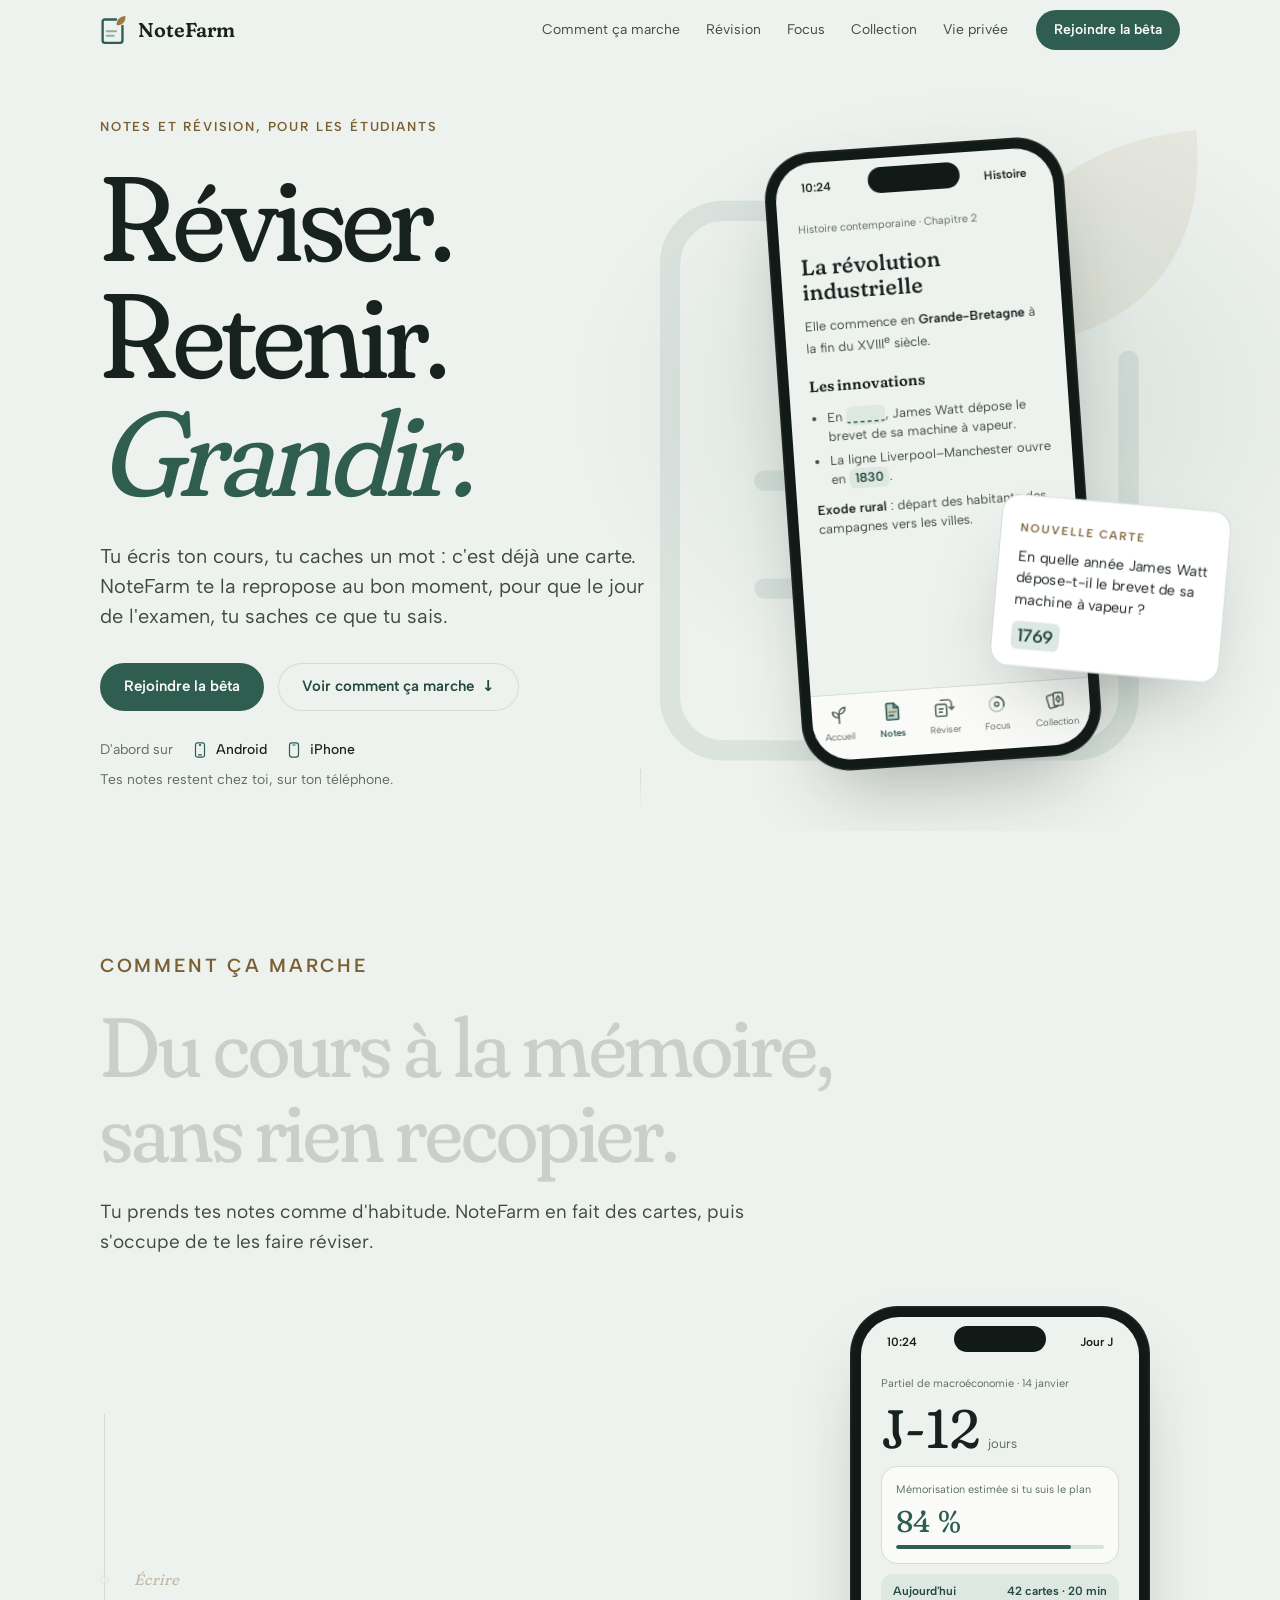
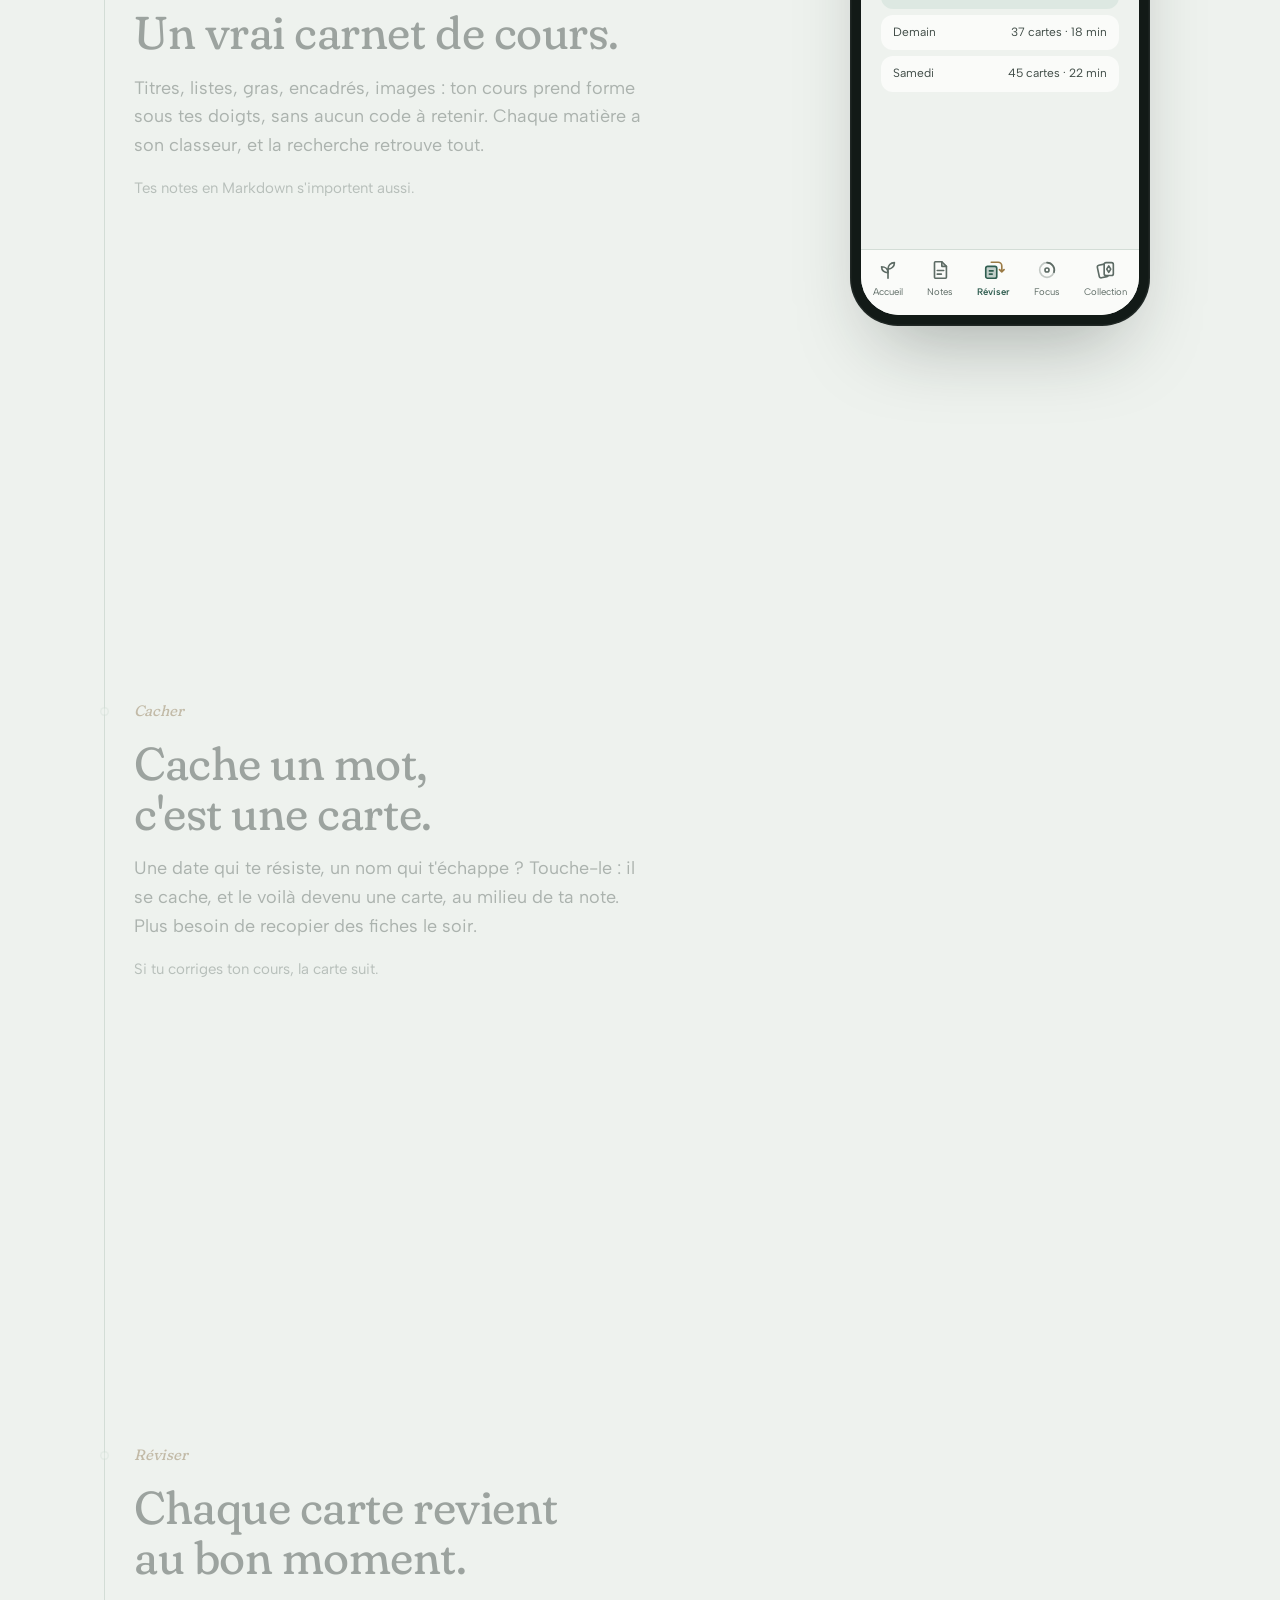
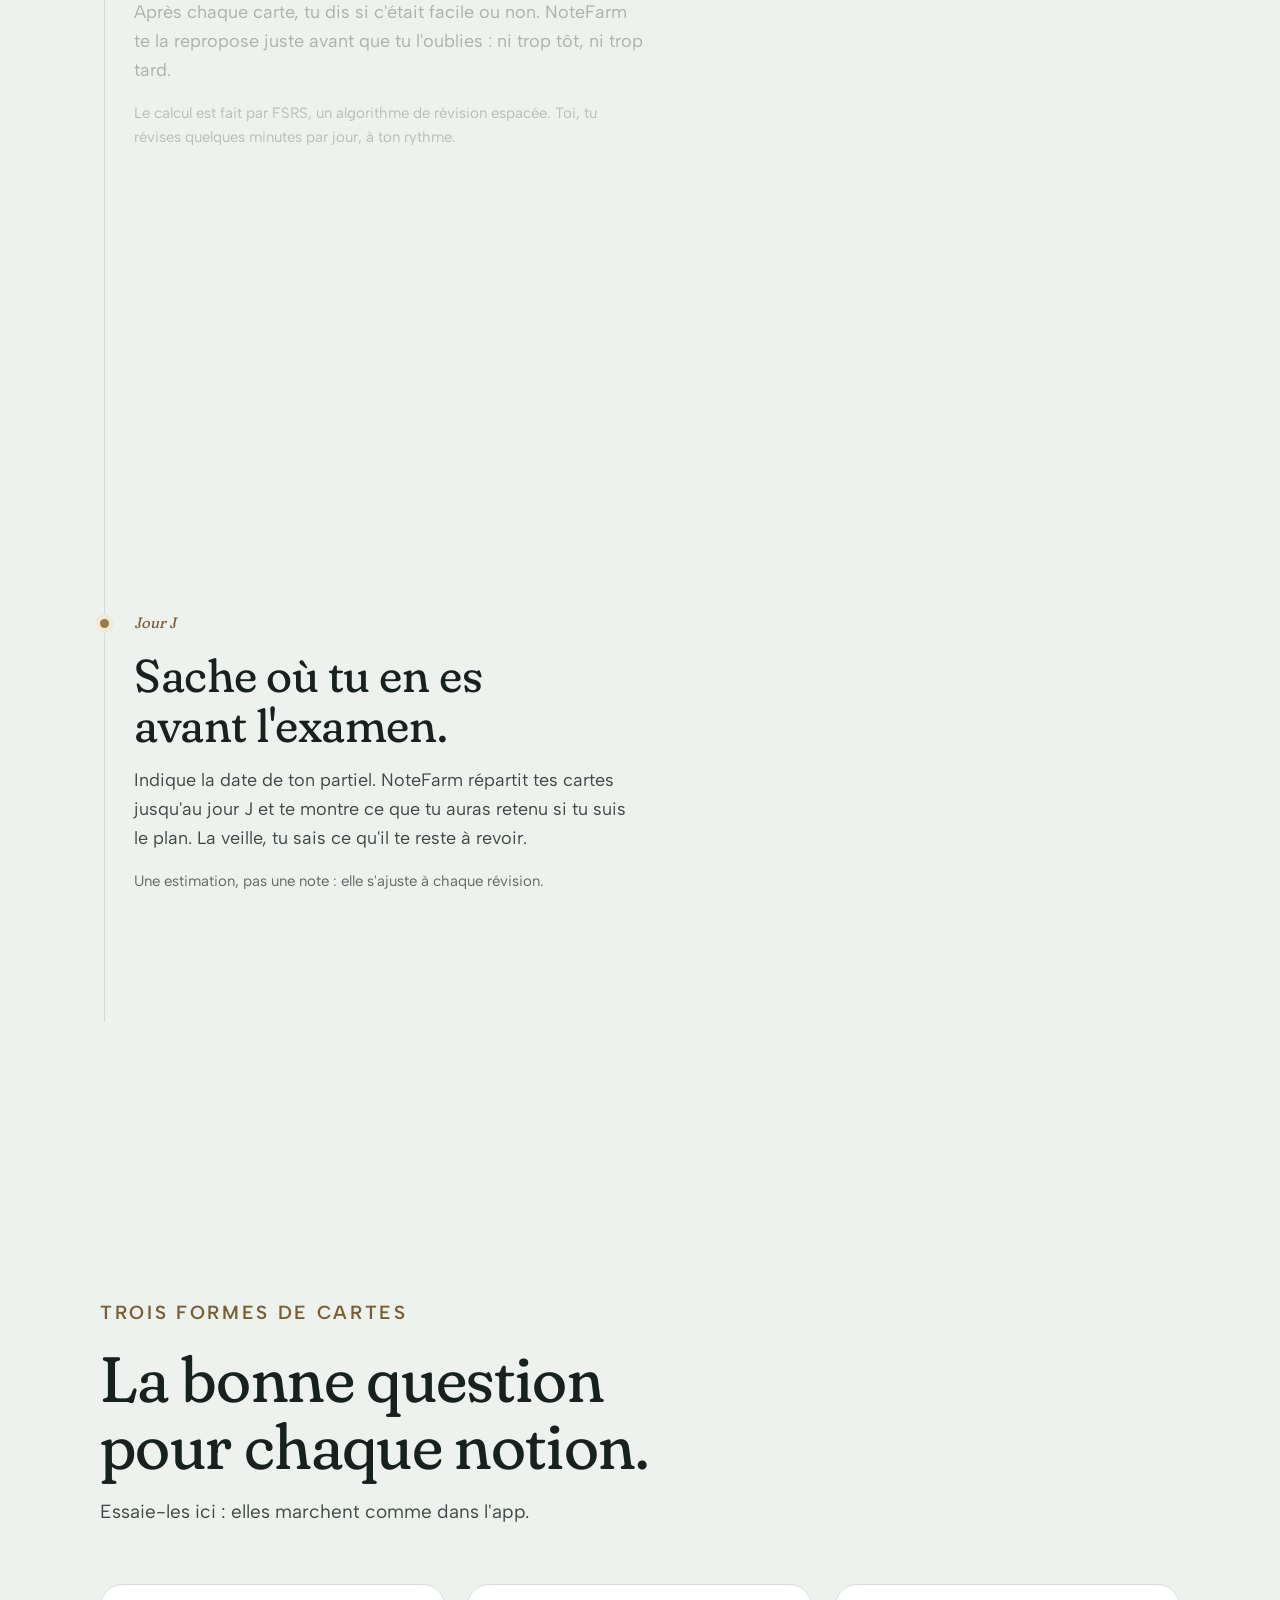
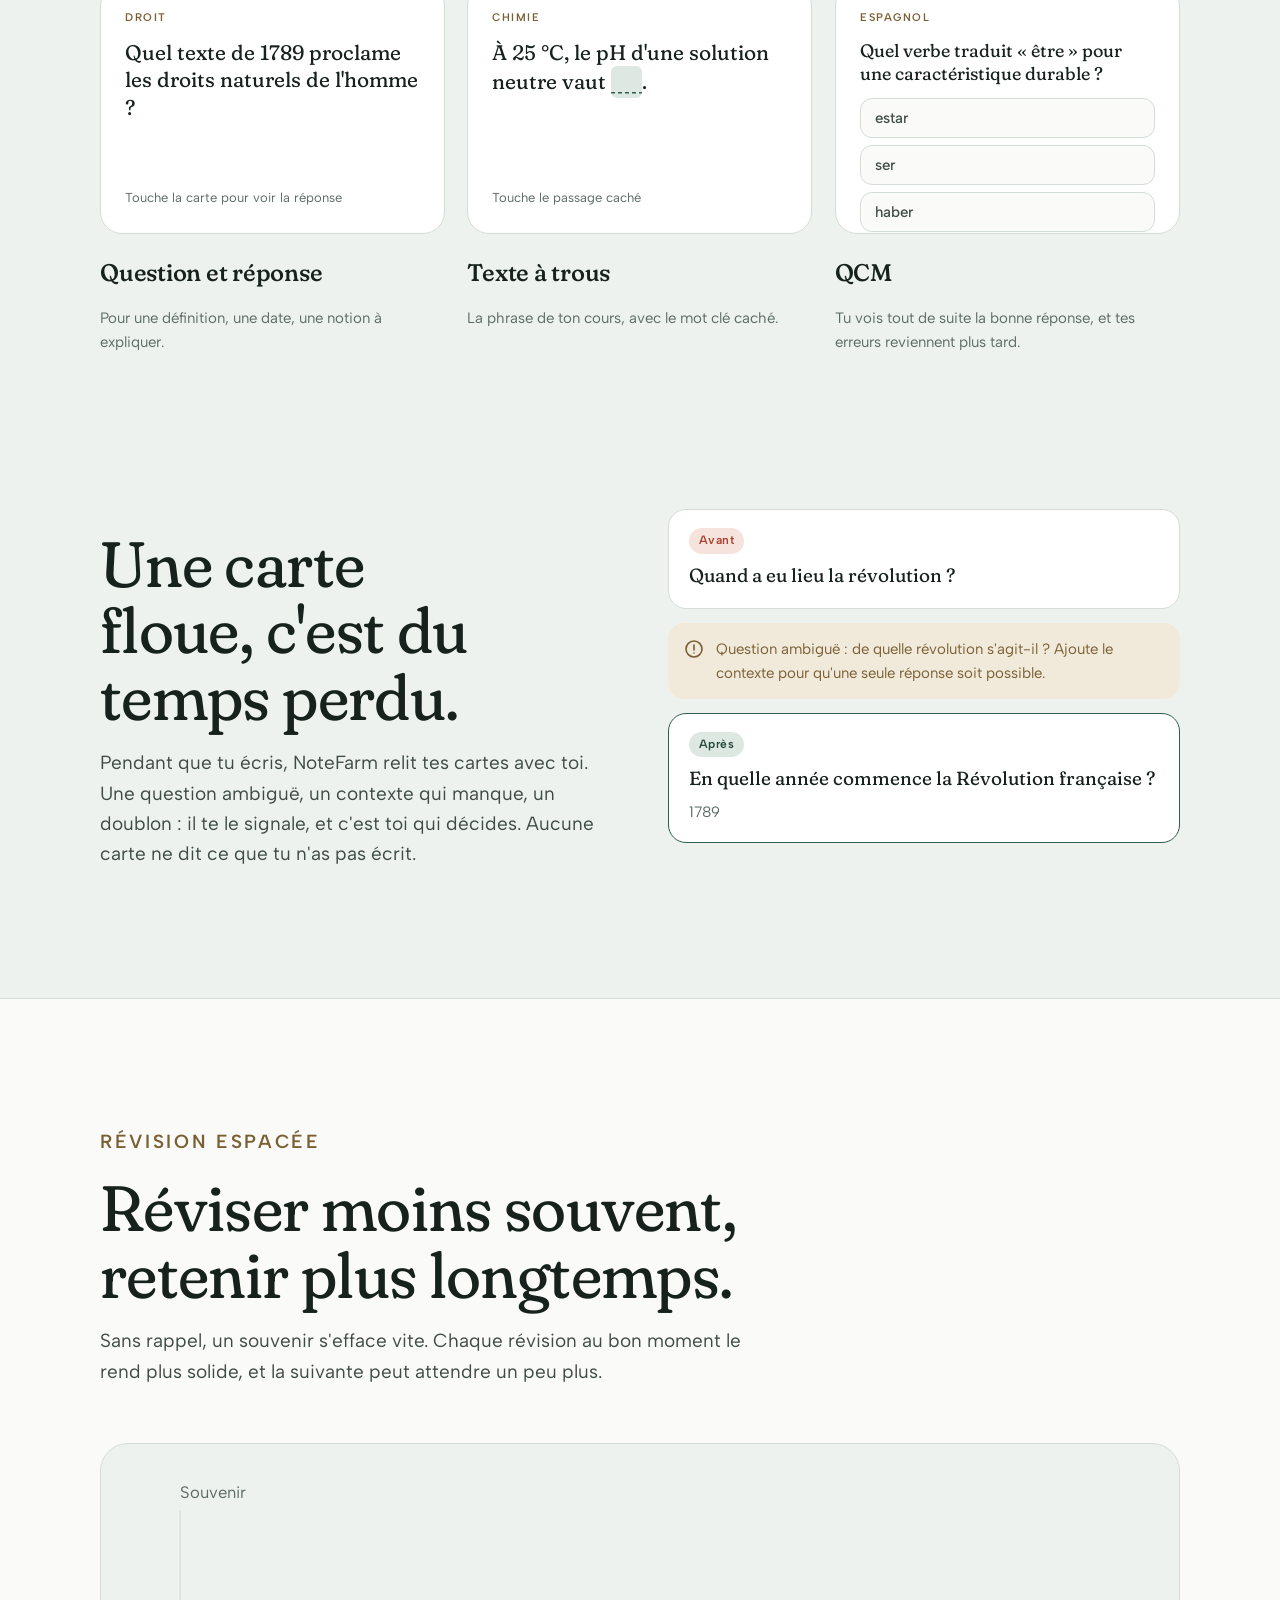
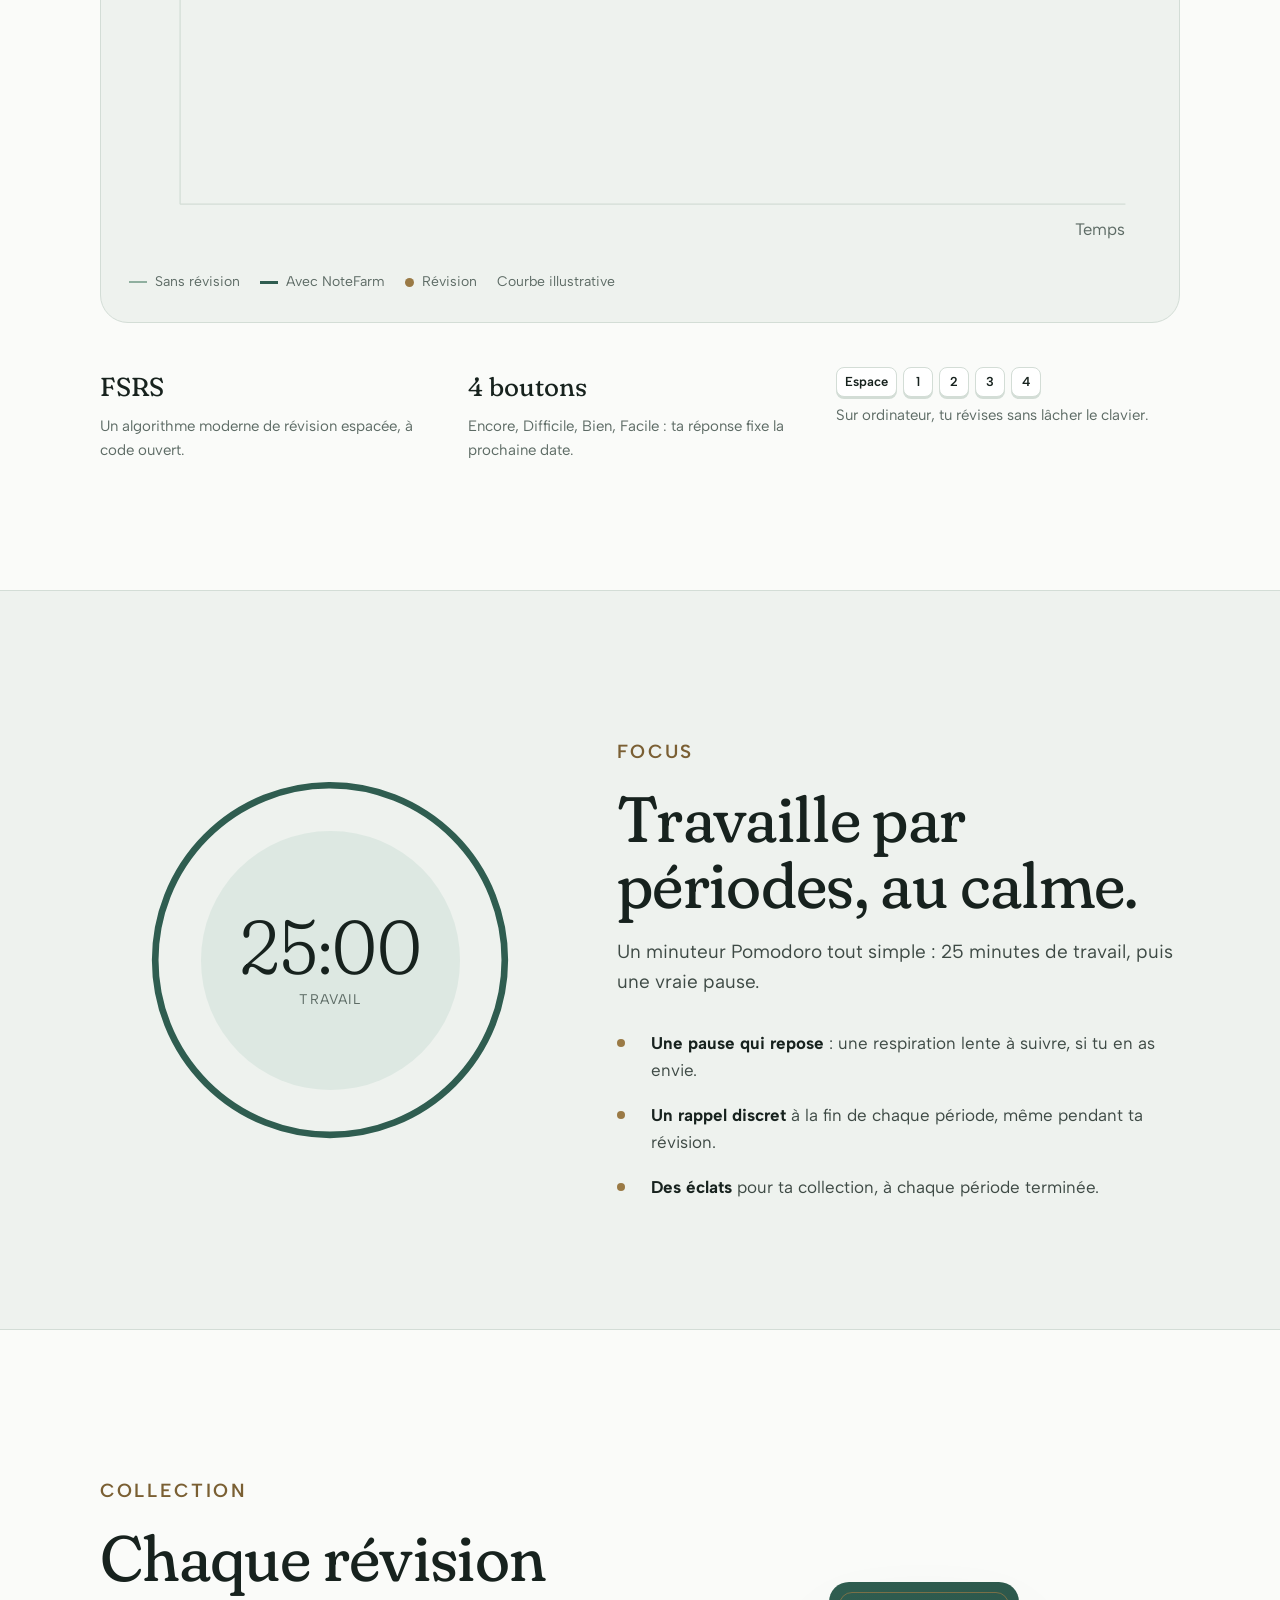
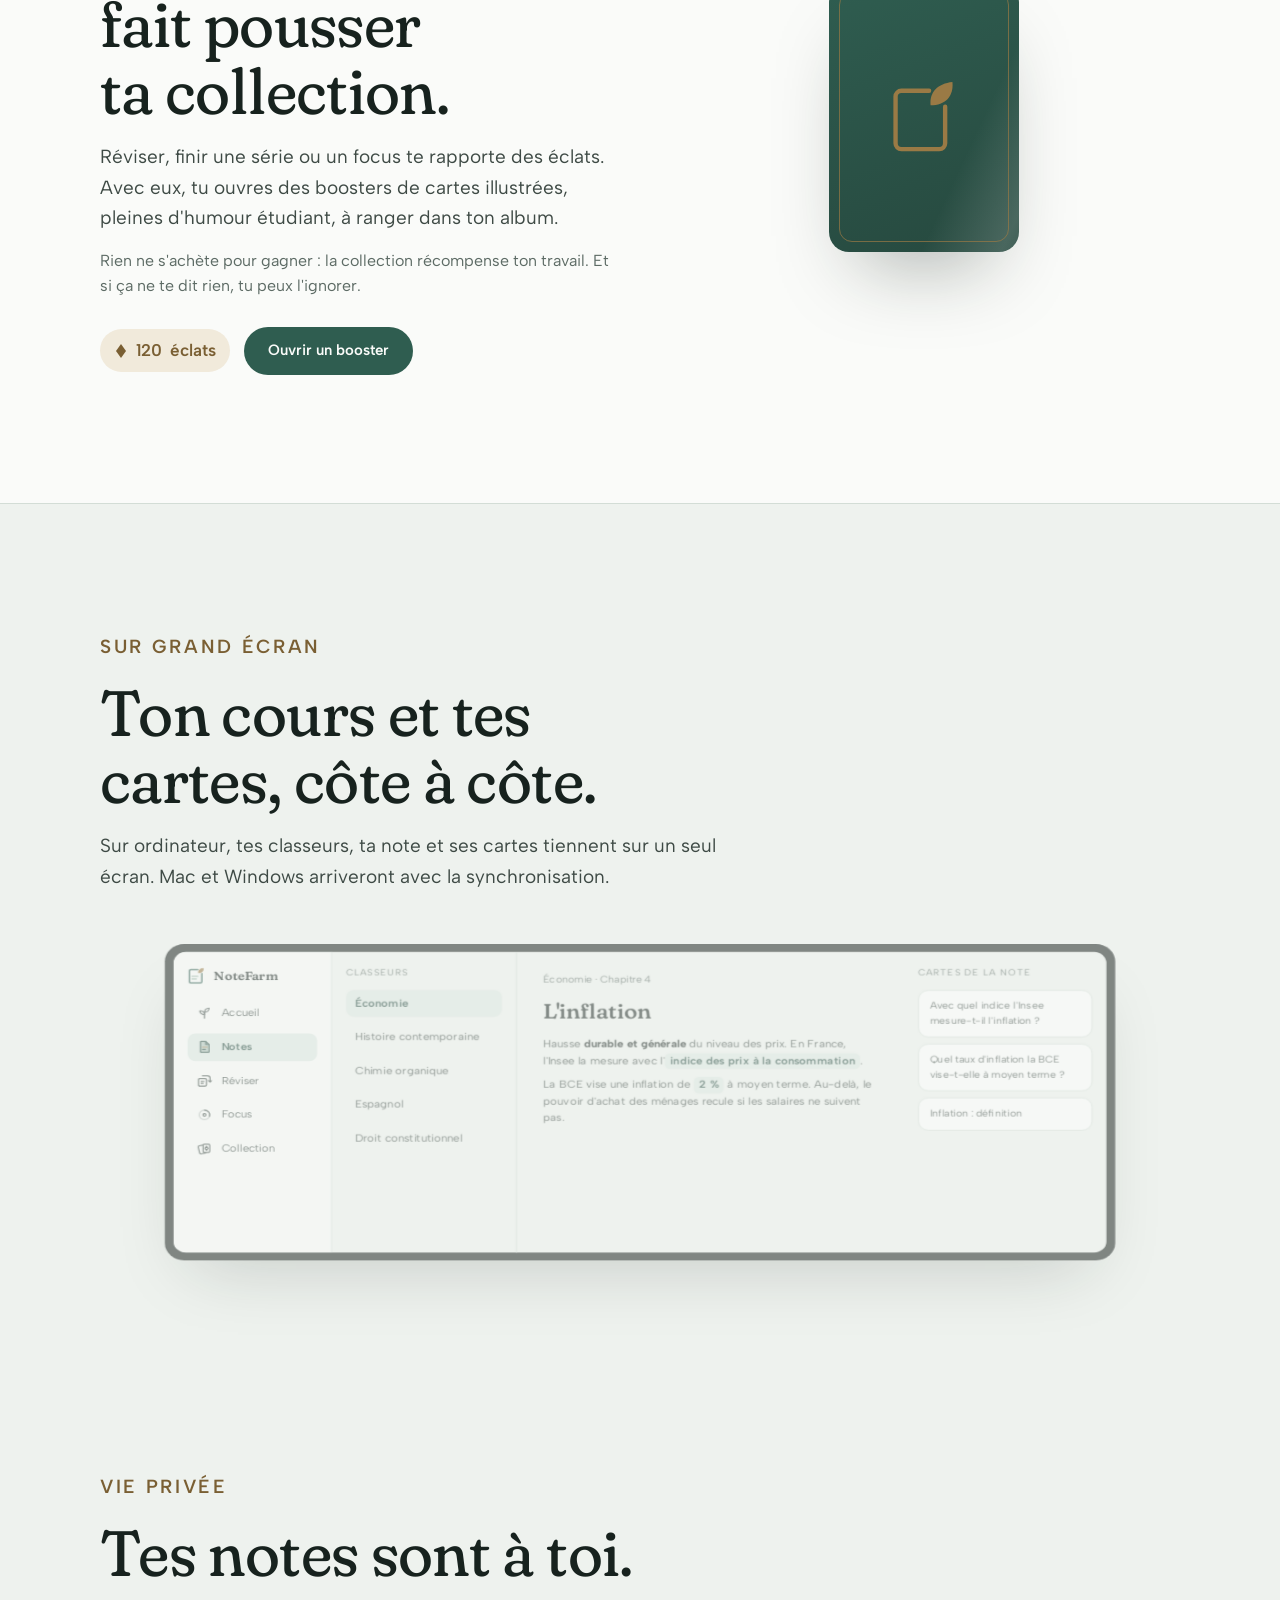
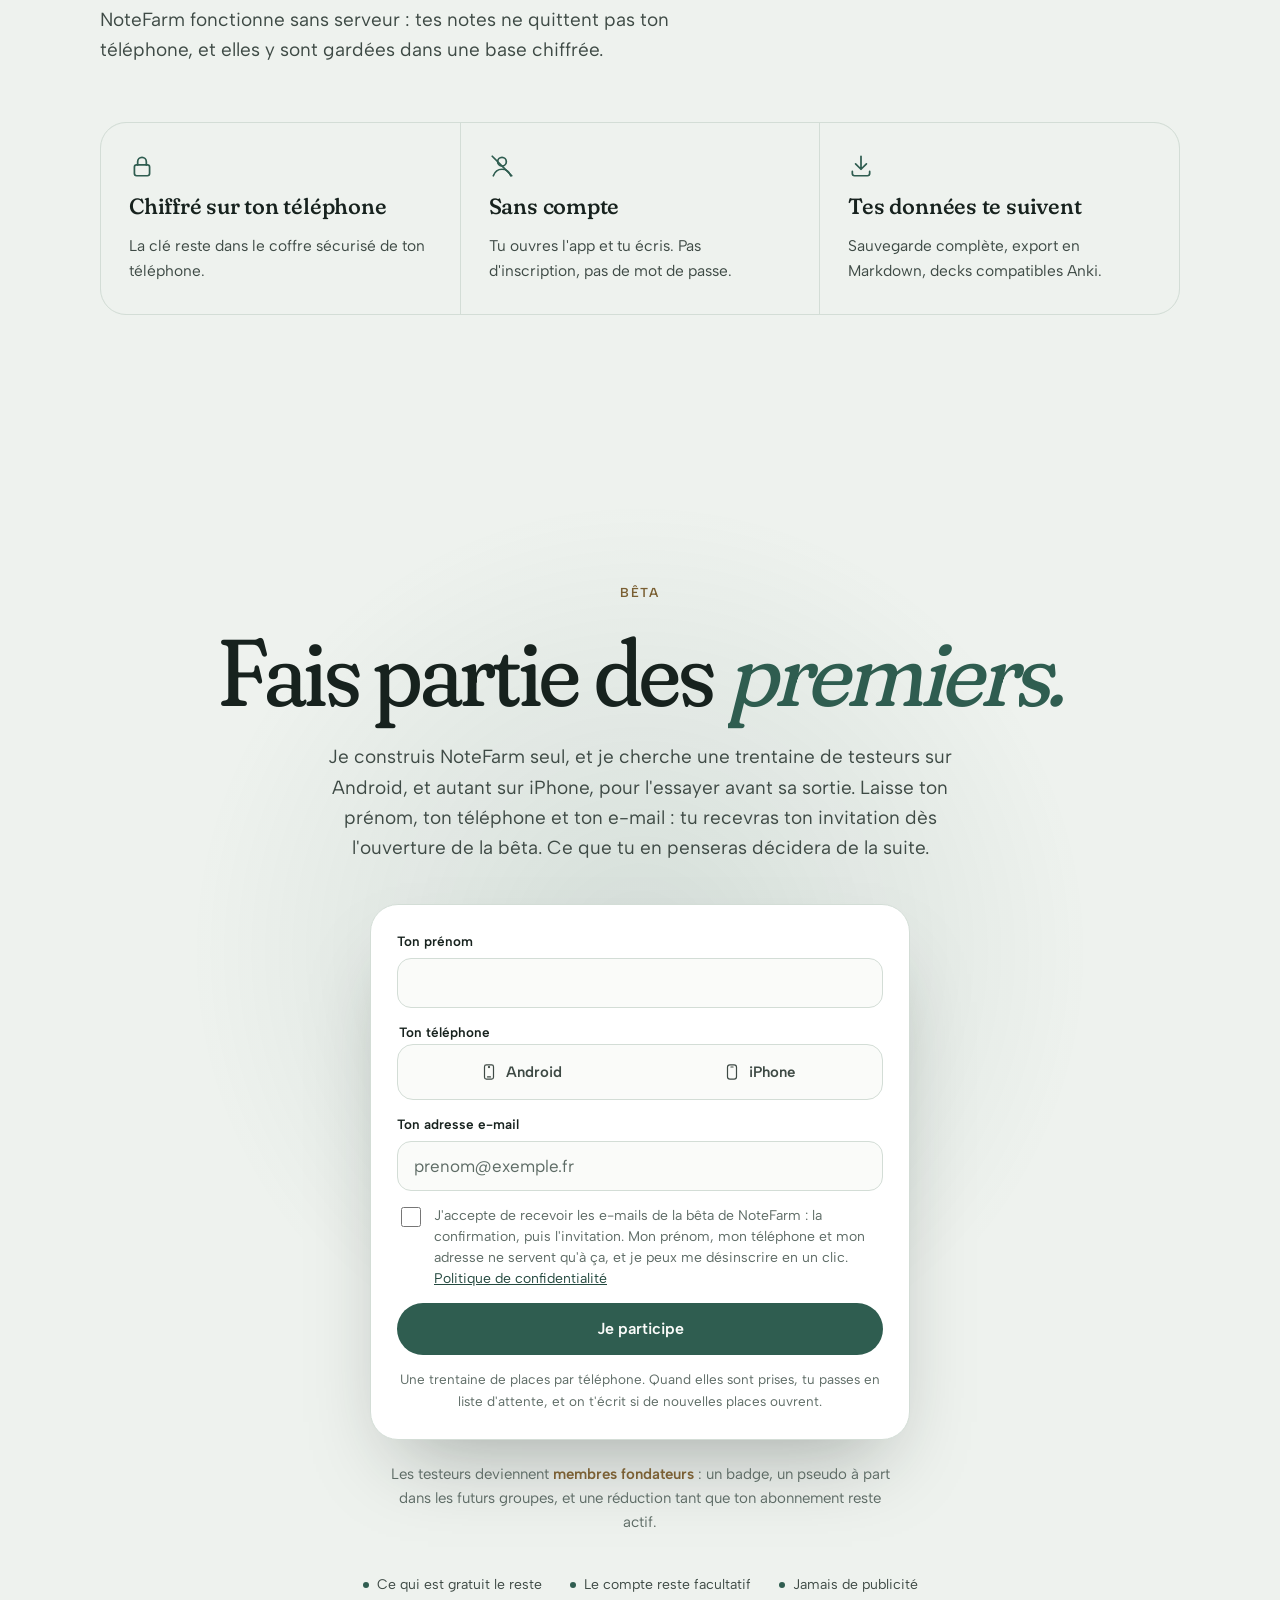
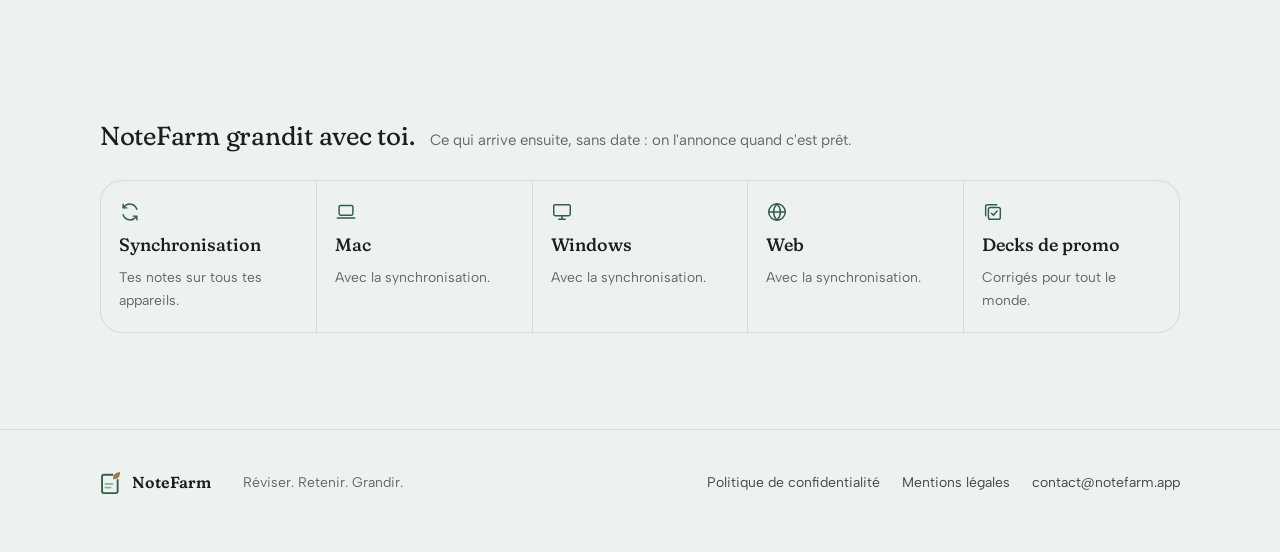
<file: index.html>
<!doctype html>
<html lang="fr">
<head>
<meta charset="utf-8">
<meta name="viewport" content="width=device-width, initial-scale=1, viewport-fit=cover">
<title>NoteFarm · Notes et révision pour les étudiants</title>
<meta name="description" content="Tu écris ton cours, tu caches un mot : c'est déjà une carte. NoteFarm te la repropose au bon moment, jusqu'au jour de l'examen. Bientôt sur Android et iPhone.">
<meta name="color-scheme" content="light dark">
<meta name="theme-color" content="#EEF2EE" media="(prefers-color-scheme: light)">
<meta name="theme-color" content="#0E1714" media="(prefers-color-scheme: dark)">
<link rel="canonical" href="https://notefarm.app/">
<link rel="icon" href="favicon.svg" type="image/svg+xml">
<meta property="og:type" content="website">
<meta property="og:locale" content="fr_FR">
<meta property="og:site_name" content="NoteFarm">
<meta property="og:title" content="NoteFarm · Réviser. Retenir. Grandir.">
<meta property="og:description" content="Tu écris ton cours, tu caches un mot : c'est déjà une carte. NoteFarm te la repropose au bon moment, jusqu'au jour de l'examen.">
<meta property="og:url" content="https://notefarm.app/">
<link rel="preload" href="polices/Fraunces.ttf" as="font" type="font/ttf" crossorigin>
<link rel="preload" href="polices/AlbertSans.ttf" as="font" type="font/ttf" crossorigin>
<link rel="stylesheet" href="vitrine.css">
<script>
  // Le mouvement n'est préparé que si l'appareil ne demande pas moins d'animations.
  if (!window.matchMedia('(prefers-reduced-motion: reduce)').matches) document.documentElement.classList.add('anime');
</script>
</head>
<body>
<a class="evitement" href="#contenu">Aller au contenu</a>

<!-- Dessins communs : icônes des onglets de l'app (piste A, lib/navigation/icones.dart,
     grille de 24, trait de 1,8) et pictogrammes des plateformes. -->
<svg width="0" height="0" style="position:absolute" aria-hidden="true" focusable="false">
  <defs>
    <symbol id="embleme" viewBox="22 10 86 96">
      <g fill="none" stroke-linecap="round" stroke-linejoin="round">
        <path d="M72 22 H34 A8 8 0 0 0 26 30 V94 A8 8 0 0 0 34 102 H86 A8 8 0 0 0 94 94 V44" stroke="var(--jade)" stroke-width="8"/>
        <path d="M40 62 H72 M40 78 H64" stroke="var(--sauge)" stroke-width="7"/>
        <path d="M74 42 C72 24 84 12 104 10 C106 30 94 42 74 42 Z" fill="var(--laiton)"/>
      </g>
    </symbol>
    <symbol id="o-accueil" viewBox="0 0 24 24">
      <g fill="none" stroke="currentColor" stroke-width="1.8" stroke-linecap="round" stroke-linejoin="round">
        <path d="M12 21V11"/>
        <path d="M12 15C8 15 5 12.5 5 8.5C9 8.5 12 11 12 15Z" fill="var(--o-plein)"/>
        <path d="M12 11C12 7 14.8 4 19 4C19 8 16 11 12 11Z" fill="var(--o-laiton)"/>
      </g>
    </symbol>
    <symbol id="o-notes" viewBox="0 0 24 24">
      <g fill="none" stroke="currentColor" stroke-width="1.8" stroke-linecap="round" stroke-linejoin="round">
        <path d="M7 3H14L19 8V20A1 1 0 0 1 18 21H7A1 1 0 0 1 6 20V4A1 1 0 0 1 7 3Z" fill="var(--o-plein)"/>
        <path d="M14 3V8H19M9 16.5H13.5"/>
        <path d="M9 12.5H16" stroke="var(--o-trait-laiton)"/>
      </g>
    </symbol>
    <symbol id="o-reviser" viewBox="0 0 24 24">
      <g fill="none" stroke="currentColor" stroke-width="1.8" stroke-linecap="round" stroke-linejoin="round">
        <rect x="3" y="8" width="12" height="13" rx="2" fill="var(--o-plein)"/>
        <path d="M9 3.5H16.5A4 4 0 0 1 20.5 7.5V14M18 11.5L20.5 14L23 11.5" stroke="var(--o-trait-laiton)"/>
        <path d="M7 13H11M7 16.5H10"/>
      </g>
    </symbol>
    <symbol id="o-focus" viewBox="0 0 24 24">
      <g fill="none" stroke="currentColor" stroke-width="1.8" stroke-linecap="round" stroke-linejoin="round">
        <circle cx="12" cy="12" r="8" fill="var(--o-plein)" stroke-opacity=".35"/>
        <path d="M12 4A8 8 0 0 1 19.6 14.5"/>
        <circle cx="12" cy="12" r="2.2" fill="var(--o-laiton)"/>
      </g>
    </symbol>
    <symbol id="o-collection" viewBox="0 0 24 24">
      <g fill="none" stroke="currentColor" stroke-width="1.8" stroke-linecap="round" stroke-linejoin="round">
        <rect x="3.5" y="6" width="10" height="14" rx="2" transform="rotate(-12 8.5 13)"/>
        <rect x="10" y="4" width="10" height="14" rx="2" fill="var(--surface)" stroke="none"/>
        <rect x="10" y="4" width="10" height="14" rx="2" fill="var(--o-plein)"/>
        <path d="M15 7.5L17.2 11L15 14.5L12.8 11Z" fill="var(--o-laiton)"/>
      </g>
    </symbol>
    <!-- Plateformes : pictogrammes neutres, sans logo de marque (voir mentions légales). -->
    <symbol id="p-android" viewBox="0 0 24 24">
      <g fill="none" stroke="currentColor" stroke-width="1.6" stroke-linecap="round" stroke-linejoin="round">
        <rect x="6" y="2.5" width="12" height="19" rx="2.5"/><circle cx="12" cy="5.4" r=".7" fill="currentColor"/><path d="M10 18.5h4"/>
      </g>
    </symbol>
    <symbol id="p-iphone" viewBox="0 0 24 24">
      <g fill="none" stroke="currentColor" stroke-width="1.6" stroke-linecap="round" stroke-linejoin="round">
        <rect x="6" y="2.5" width="12" height="19" rx="3.2"/><path d="M10.6 5.3h2.8"/>
      </g>
    </symbol>
    <symbol id="p-mac" viewBox="0 0 24 24">
      <g fill="none" stroke="currentColor" stroke-width="1.6" stroke-linecap="round" stroke-linejoin="round">
        <rect x="4.5" y="5" width="15" height="10.5" rx="1.5"/><path d="M2.5 18.5h19"/>
      </g>
    </symbol>
    <symbol id="p-windows" viewBox="0 0 24 24">
      <g fill="none" stroke="currentColor" stroke-width="1.6" stroke-linecap="round" stroke-linejoin="round">
        <rect x="3" y="4" width="18" height="12" rx="1.5"/><path d="M12 16v4M8.5 20h7"/>
      </g>
    </symbol>
    <symbol id="p-web" viewBox="0 0 24 24">
      <g fill="none" stroke="currentColor" stroke-width="1.6" stroke-linecap="round" stroke-linejoin="round">
        <circle cx="12" cy="12" r="9"/><path d="M3 12h18M12 3c2.4 2.5 3.7 5.5 3.7 9s-1.3 6.5-3.7 9c-2.4-2.5-3.7-5.5-3.7-9S9.6 5.5 12 3Z"/>
      </g>
    </symbol>
    <symbol id="p-synchro" viewBox="0 0 24 24">
      <g fill="none" stroke="currentColor" stroke-width="1.6" stroke-linecap="round" stroke-linejoin="round">
        <path d="M19.5 9A8 8 0 0 0 5.2 7M4.5 3.5V7.5h4M4.5 15a8 8 0 0 0 14.3 2M19.5 20.5v-4h-4"/>
      </g>
    </symbol>
    <symbol id="p-promo" viewBox="0 0 24 24">
      <g fill="none" stroke="currentColor" stroke-width="1.6" stroke-linecap="round" stroke-linejoin="round">
        <rect x="7" y="7" width="13" height="13" rx="2"/><path d="M4 16V6a2 2 0 0 1 2-2h10"/><path d="M10.5 13.5l2 2 4-4.5"/>
      </g>
    </symbol>
  </defs>
</svg>

<header class="entete" id="entete">
  <div class="enveloppe">
    <a class="marque" href="#haut" aria-label="NoteFarm, retour en haut">
      <svg aria-hidden="true"><use href="#embleme"/></svg>
      <span>NoteFarm</span>
    </a>
    <nav class="menu" aria-label="Sections de la page">
      <a href="#recit">Comment ça marche</a>
      <a href="#memoire">Révision</a>
      <a href="#focus">Focus</a>
      <a href="#collection">Collection</a>
      <a href="#confiance">Vie privée</a>
    </nav>
    <a class="bouton petit" href="#beta">Rejoindre la bêta</a>
  </div>
</header>

<main id="haut">
  <span id="contenu"></span>

  <!-- Ouverture -->
  <section class="ouverture" aria-labelledby="titre-ouverture">
    <div class="enveloppe">
      <div>
        <p class="surtitre">Notes et révision, pour les étudiants</p>
        <h1 id="titre-ouverture"><span class="ligne"><span>Réviser.</span></span> <span class="ligne"><span>Retenir.</span></span> <span class="ligne"><span>Grandir.</span></span></h1>
        <p class="accroche">Tu écris ton cours, tu caches un mot : c'est déjà une carte. NoteFarm te la repropose au bon moment, pour que le jour de l'examen, tu saches ce que tu sais.</p>
        <div class="actions">
          <a class="bouton" href="#beta">Rejoindre la bêta</a>
          <a class="bouton discret" href="#recit">Voir comment ça marche <span class="fleche" aria-hidden="true">↓</span></a>
        </div>
        <div class="disponible">
          <span>D'abord sur</span>
          <span class="puce-plateforme"><svg aria-hidden="true"><use href="#p-android"/></svg>Android</span>
          <span class="puce-plateforme"><svg aria-hidden="true"><use href="#p-iphone"/></svg>iPhone</span>
        </div>
        <p class="note-bas">Tes notes restent chez toi, sur ton téléphone.</p>
      </div>
      <div class="scene" id="scene" aria-hidden="true">
        <svg class="embleme-geant embleme-trace" viewBox="22 10 86 96" fill="none" stroke-linecap="round" stroke-linejoin="round">
          <path class="trait" pathLength="1" d="M72 22 H34 A8 8 0 0 0 26 30 V94 A8 8 0 0 0 34 102 H86 A8 8 0 0 0 94 94 V44" stroke="var(--jade)" stroke-width="3"/>
          <path class="trait" pathLength="1" d="M40 62 H72 M40 78 H64" stroke="var(--jade)" stroke-width="3"/>
          <path class="feuille" d="M74 42 C72 24 84 12 104 10 C106 30 94 42 74 42 Z" fill="var(--laiton)"/>
        </svg>
        <div class="inclinable" id="inclinable">
          <div class="telephone">
            <div class="ecran">
              <div class="ecran-haut"><span>10:24</span><span>Histoire</span></div>
              <div class="vue">
                <span class="chemin">Histoire contemporaine · Chapitre 2</span>
                <h4>La révolution industrielle</h4>
                <p>Elle commence en <b>Grande-Bretagne</b> à la fin du XVIII<sup>e</sup> siècle.</p>
                <h5>Les innovations</h5>
                <ul>
                  <li>En <span class="trou" id="trou-ouverture">1769</span>, James Watt dépose le brevet de sa machine à vapeur.</li>
                  <li>La ligne Liverpool–Manchester ouvre en <span class="trou">1830</span>.</li>
                </ul>
                <p><b>Exode rural</b> : départ des habitants des campagnes vers les villes.</p>
                <div class="onglets"><span><svg><use href="#o-accueil"/></svg>Accueil</span><span class="actif"><svg><use href="#o-notes"/></svg>Notes</span><span><svg><use href="#o-reviser"/></svg>Réviser</span><span><svg><use href="#o-focus"/></svg>Focus</span><span><svg><use href="#o-collection"/></svg>Collection</span></div>
              </div>
            </div>
          </div>
          <div class="carte-volante">
            <span class="surtitre">Nouvelle carte</span>
            <p>En quelle année James Watt dépose-t-il le brevet de sa machine à vapeur ?</p>
            <span class="trou">1769</span>
          </div>
        </div>
      </div>
    </div>
    <span class="indice-defiler" aria-hidden="true"></span>
  </section>

  <!-- Récit -->
  <section class="recit" id="recit" aria-labelledby="titre-recit">
    <div class="enveloppe">
      <div class="recit-tete">
        <p class="surtitre revele">Comment ça marche</p>
        <h2 class="eclaire" id="titre-recit">Du cours à la mémoire, sans rien recopier.</h2>
        <p class="revele">Tu prends tes notes comme d'habitude. NoteFarm en fait des cartes, puis s'occupe de te les faire réviser.</p>
      </div>
      <div class="recit-grille">
        <div class="etapes" id="etapes">
          <article class="etape active" data-vue="1">
            <span class="numero">Écrire</span>
            <h3>Un vrai carnet de cours.</h3>
            <p>Titres, listes, gras, encadrés, images : ton cours prend forme sous tes doigts, sans aucun code à retenir. Chaque matière a son classeur, et la recherche retrouve tout.</p>
            <p class="detail">Tes notes en Markdown s'importent aussi.</p>
          </article>
          <article class="etape" data-vue="2">
            <span class="numero">Cacher</span>
            <h3>Cache un mot, c'est une carte.</h3>
            <p>Une date qui te résiste, un nom qui t'échappe ? Touche-le : il se cache, et le voilà devenu une carte, au milieu de ta note. Plus besoin de recopier des fiches le soir.</p>
            <p class="detail">Si tu corriges ton cours, la carte suit.</p>
          </article>
          <article class="etape" data-vue="3">
            <span class="numero">Réviser</span>
            <h3>Chaque carte revient au bon moment.</h3>
            <p>Après chaque carte, tu dis si c'était facile ou non. NoteFarm te la repropose juste avant que tu l'oublies : ni trop tôt, ni trop tard.</p>
            <p class="detail">Le calcul est fait par FSRS, un algorithme de révision espacée. Toi, tu révises quelques minutes par jour, à ton rythme.</p>
          </article>
          <article class="etape" data-vue="4">
            <span class="numero">Jour J</span>
            <h3>Sache où tu en es avant l'examen.</h3>
            <p>Indique la date de ton partiel. NoteFarm répartit tes cartes jusqu'au jour J et te montre ce que tu auras retenu si tu suis le plan. La veille, tu sais ce qu'il te reste à revoir.</p>
            <p class="detail">Une estimation, pas une note : elle s'ajuste à chaque révision.</p>
          </article>
        </div>

        <div class="collant" id="collant" data-etape="1" aria-hidden="true">
          <div class="telephone">
            <div class="ecran">
              <div class="ecran-haut"><span>10:24</span><span class="etat-ecran">Notes</span></div>

              <div class="vue vue-1">
                <span class="chemin">Économie · Chapitre 4</span>
                <h4>L'inflation</h4>
                <p>Hausse <b>durable et générale</b> du niveau des prix.</p>
                <h5>Mesure</h5>
                <ul>
                  <li>En France, l'Insee la mesure avec l'<b>indice des prix à la consommation</b>.</li>
                  <li>La BCE vise une inflation de <b>2 %</b> à moyen terme.</li>
                </ul>
                <h5>Causes</h5>
                <p><span class="frappe" data-texte="Demande supérieure à l'offre, hausse des coûts de production.">Demande supérieure à l'offre, hausse des coûts de production.</span><span class="curseur"></span></p>
                <div class="onglets"><span><svg><use href="#o-accueil"/></svg>Accueil</span><span class="actif"><svg><use href="#o-notes"/></svg>Notes</span><span><svg><use href="#o-reviser"/></svg>Réviser</span><span><svg><use href="#o-focus"/></svg>Focus</span><span><svg><use href="#o-collection"/></svg>Collection</span></div>
              </div>

              <div class="vue vue-2">
                <span class="chemin">Économie · Chapitre 4</span>
                <h4>L'inflation</h4>
                <p>Hausse <b>durable et générale</b> du niveau des prix.</p>
                <h5>Mesure</h5>
                <ul>
                  <li>En France, l'Insee la mesure avec l'<span class="trou cache">indice des prix à la consommation</span>.</li>
                  <li>La BCE vise une inflation de <span class="trou cache">2 %</span> à moyen terme.</li>
                </ul>
                <div class="bulle-carte"><svg viewBox="0 0 24 24" aria-hidden="true"><use href="#o-reviser"/></svg>2 cartes créées dans ce cours</div>
                <div class="onglets"><span><svg><use href="#o-accueil"/></svg>Accueil</span><span class="actif"><svg><use href="#o-notes"/></svg>Notes</span><span><svg><use href="#o-reviser"/></svg>Réviser</span><span><svg><use href="#o-focus"/></svg>Focus</span><span><svg><use href="#o-collection"/></svg>Collection</span></div>
              </div>

              <div class="vue vue-3">
                <span class="chemin">Révision du jour · 14 sur 36</span>
                <div class="progression"><i></i></div>
                <div class="flash">
                  <span class="surtitre" style="font-size:10px">Économie</span>
                  <p class="question">Quel taux d'inflation la BCE vise-t-elle à moyen terme ?</p>
                  <p class="reponse">2 %</p>
                </div>
                <div class="notes-boutons"><span>Encore</span><span>Difficile</span><span>Bien</span><span>Facile</span></div>
                <div class="onglets"><span><svg><use href="#o-accueil"/></svg>Accueil</span><span><svg><use href="#o-notes"/></svg>Notes</span><span class="actif"><svg><use href="#o-reviser"/></svg>Réviser</span><span><svg><use href="#o-focus"/></svg>Focus</span><span><svg><use href="#o-collection"/></svg>Collection</span></div>
              </div>

              <div class="vue vue-4">
                <span class="chemin">Partiel de macroéconomie · 14 janvier</span>
                <div class="jourj-compte"><b class="compte-jours">J-12</b><span class="attenue">jours</span></div>
                <div class="jourj-estim">
                  <span class="attenue" style="font-size:11px">Mémorisation estimée si tu suis le plan</span>
                  <span class="chiffre">84 %</span>
                  <div class="progression"><i style="width:84%"></i></div>
                </div>
                <div class="plan">
                  <div><span>Aujourd'hui</span><span>42 cartes · 20 min</span></div>
                  <div><span>Demain</span><span>37 cartes · 18 min</span></div>
                  <div><span>Samedi</span><span>45 cartes · 22 min</span></div>
                </div>
                <div class="onglets"><span><svg><use href="#o-accueil"/></svg>Accueil</span><span><svg><use href="#o-notes"/></svg>Notes</span><span class="actif"><svg><use href="#o-reviser"/></svg>Réviser</span><span><svg><use href="#o-focus"/></svg>Focus</span><span><svg><use href="#o-collection"/></svg>Collection</span></div>
              </div>
            </div>
          </div>
        </div>
      </div>
    </div>
  </section>

  <!-- Trois formes -->
  <section class="section" id="cartes" aria-labelledby="titre-cartes">
    <div class="enveloppe">
      <div class="section-tete">
        <p class="surtitre revele">Trois formes de cartes</p>
        <h2 class="titre-anime" id="titre-cartes">La bonne question pour chaque notion.</h2>
        <p class="revele">Essaie-les ici : elles marchent comme dans l'app.</p>
      </div>
      <div class="formes">
        <div class="forme revele">
          <div class="plateau incline">
            <button class="retourne" id="retourne" aria-label="Retourner la carte : question et réponse">
              <span class="face">
                <span class="surtitre" style="font-size:11px">Droit</span>
                <span class="question">Quel texte de 1789 proclame les droits naturels de l'homme ?</span>
                <span class="indice">Touche la carte pour voir la réponse</span>
              </span>
              <span class="face dos">
                <span class="surtitre" style="font-size:11px">Réponse</span>
                <span class="question">La Déclaration des droits de l'homme et du citoyen.</span>
                <span class="indice">Touche de nouveau pour revenir</span>
              </span>
            </button>
          </div>
          <h3>Question et réponse</h3>
          <p class="attenue">Pour une définition, une date, une notion à expliquer.</p>
        </div>
        <div class="forme revele">
          <div class="boite incline">
            <span class="surtitre" style="font-size:11px">Chimie</span>
            <p class="question">À 25 °C, le pH d'une solution neutre vaut <button class="trou cache" id="trou-chimie" aria-label="Révéler le mot caché">7</button>.</p>
            <span class="indice" id="indice-trou">Touche le passage caché</span>
          </div>
          <h3>Texte à trous</h3>
          <p class="attenue">La phrase de ton cours, avec le mot clé caché.</p>
        </div>
        <div class="forme revele">
          <div class="boite incline">
            <span class="surtitre" style="font-size:11px">Espagnol</span>
            <p class="question" style="font-size:18px">Quel verbe traduit « être » pour une caractéristique durable ?</p>
            <div class="choix" id="qcm">
              <button data-juste="false">estar <em></em></button>
              <button data-juste="true">ser <em></em></button>
              <button data-juste="false">haber <em></em></button>
            </div>
          </div>
          <h3>QCM</h3>
          <p class="attenue">Tu vois tout de suite la bonne réponse, et tes erreurs reviennent plus tard.</p>
        </div>
      </div>
    </div>
  </section>

  <!-- Rigueur -->
  <section class="section" style="padding-top:0" aria-labelledby="titre-rigueur">
    <div class="enveloppe rigueur">
      <div class="section-tete">
        <p class="surtitre revele">Des cartes justes</p>
        <h2 class="titre-anime" id="titre-rigueur">Une carte floue, c'est du temps perdu.</h2>
        <p class="revele">Pendant que tu écris, NoteFarm relit tes cartes avec toi. Une question ambiguë, un contexte qui manque, un doublon : il te le signale, et c'est toi qui décides. Aucune carte ne dit ce que tu n'as pas écrit.</p>
      </div>
      <div class="controle revele">
        <div class="carte-ligne">
          <span class="etiquette avant">Avant</span>
          <span class="q">Quand a eu lieu la révolution ?</span>
        </div>
        <div class="signal">
          <svg viewBox="0 0 20 20" fill="none" stroke="currentColor" stroke-width="1.6" stroke-linecap="round" aria-hidden="true"><circle cx="10" cy="10" r="8"/><path d="M10 6v5M10 14h.01"/></svg>
          <span>Question ambiguë : de quelle révolution s'agit-il ? Ajoute le contexte pour qu'une seule réponse soit possible.</span>
        </div>
        <div class="carte-ligne corrigee">
          <span class="etiquette">Après</span>
          <span class="q">En quelle année commence la Révolution française ?</span>
          <span class="attenue" style="font-size:15px">1789</span>
        </div>
      </div>
    </div>
  </section>

  <!-- Mémoire -->
  <section class="section memoire" id="memoire" aria-labelledby="titre-memoire">
    <div class="enveloppe">
      <div class="section-tete">
        <p class="surtitre revele">Révision espacée</p>
        <h2 class="titre-anime" id="titre-memoire">Réviser moins souvent, retenir plus longtemps.</h2>
        <p class="revele">Sans rappel, un souvenir s'efface vite. Chaque révision au bon moment le rend plus solide, et la suivante peut attendre un peu plus.</p>
      </div>
      <div class="courbe-cadre revele" id="courbe">
        <svg viewBox="0 0 800 300" role="img" aria-label="Courbe illustrative : sans révision, le souvenir chute ; avec des rappels de plus en plus espacés, il reste haut.">
          <line x1="40" y1="260" x2="780" y2="260" stroke="var(--filet)" stroke-width="1"/>
          <line x1="40" y1="30" x2="40" y2="260" stroke="var(--filet)" stroke-width="1"/>
          <text x="40" y="20" fill="var(--attenue)" font-size="13" font-family="Albert Sans, sans-serif">Souvenir</text>
          <text x="780" y="284" fill="var(--attenue)" font-size="13" text-anchor="end" font-family="Albert Sans, sans-serif">Temps</text>
          <path class="trace-courbe" id="courbe-sans" pathLength="1" d="M40 40 C 90 150, 160 210, 300 236 S 600 252, 780 254" fill="none" stroke="var(--sauge)" stroke-width="2"/>
          <path class="trace-courbe" id="courbe-avec" pathLength="1" d="M40 40 C 60 70, 80 86, 110 92 L110 44 C 150 70, 190 86, 240 90 L240 46 C 310 66, 380 80, 450 84 L450 48 C 560 62, 670 72, 780 76" fill="none" stroke="var(--jade)" stroke-width="3" stroke-linejoin="round"/>
          <g class="rappel" fill="var(--laiton)">
            <circle cx="110" cy="44" r="6" data-seuil=".2"/>
            <circle cx="240" cy="46" r="6" data-seuil=".42"/>
            <circle cx="450" cy="48" r="6" data-seuil=".68"/>
          </g>
          <g class="rappel" fill="var(--attenue)" font-size="12" font-family="Albert Sans, sans-serif" text-anchor="middle">
            <text x="110" y="282" data-seuil=".2">J+1</text><text x="240" y="282" data-seuil=".42">J+4</text><text x="450" y="282" data-seuil=".68">J+12</text>
          </g>
        </svg>
        <div class="legende">
          <span><i></i>Sans révision</span>
          <span><i class="jade"></i>Avec NoteFarm</span>
          <span><i class="point"></i>Révision</span>
          <span>Courbe illustrative</span>
        </div>
      </div>
      <div class="chiffres">
        <div class="revele"><b>FSRS</b><span>Un algorithme moderne de révision espacée, à code ouvert.</span></div>
        <div class="revele"><b>4 boutons</b><span>Encore, Difficile, Bien, Facile : ta réponse fixe la prochaine date.</span></div>
        <div class="revele"><b class="touches" id="touches"><kbd>Espace</kbd><kbd>1</kbd><kbd>2</kbd><kbd>3</kbd><kbd>4</kbd></b><span>Sur ordinateur, tu révises sans lâcher le clavier.</span></div>
      </div>
    </div>
  </section>

  <!-- Focus -->
  <section class="section" id="focus" aria-labelledby="titre-focus">
    <div class="enveloppe focus-grille">
      <div class="anneau revele" id="anneau" aria-hidden="true">
        <span class="respire"></span>
        <svg viewBox="0 0 200 200"><circle class="piste-anneau" cx="100" cy="100" r="92" fill="none" stroke-width="3"/><circle class="arc" id="arc" cx="100" cy="100" r="92" fill="none" stroke-width="3.5" stroke-linecap="round" pathLength="1500" stroke-dasharray="1500" stroke-dashoffset="0"/></svg>
        <div class="centre"><span class="temps" id="temps">25:00</span><span class="phase">Travail</span></div>
      </div>
      <div class="focus-texte">
        <p class="surtitre revele">Focus</p>
        <h2 class="grand-titre titre-anime" id="titre-focus" style="margin-top:18px">Travaille par périodes, au calme.</h2>
        <p class="revele">Un minuteur Pomodoro tout simple : 25 minutes de travail, puis une vraie pause.</p>
        <ul class="liste-calme revele">
          <li><span><b>Une pause qui repose</b> : une respiration lente à suivre, si tu en as envie.</span></li>
          <li><span><b>Un rappel discret</b> à la fin de chaque période, même pendant ta révision.</span></li>
          <li><span><b>Des éclats</b> pour ta collection, à chaque période terminée.</span></li>
        </ul>
      </div>
    </div>
  </section>

  <!-- Collection -->
  <section class="section collection" id="collection" aria-labelledby="titre-collection">
    <div class="enveloppe collection-grille">
      <div class="collection-texte">
        <p class="surtitre revele">Collection</p>
        <h2 class="grand-titre titre-anime" id="titre-collection" style="margin-top:18px">Chaque révision fait pousser ta collection.</h2>
        <p class="revele">Réviser, finir une série ou un focus te rapporte des éclats. Avec eux, tu ouvres des boosters de cartes illustrées, pleines d'humour étudiant, à ranger dans ton album.</p>
        <p class="attenue revele">Rien ne s'achète pour gagner : la collection récompense ton travail. Et si ça ne te dit rien, tu peux l'ignorer.</p>
        <div class="compteur revele">
          <span class="eclats"><svg viewBox="0 0 14 14" aria-hidden="true"><path d="M7 0 L12 7 L7 14 L2 7 Z" fill="currentColor"/></svg><span id="eclats">120</span> éclats</span>
          <button class="bouton" id="ouvrir-booster">Ouvrir un booster</button>
        </div>
      </div>
      <div class="table-booster" id="table-booster">
        <div class="carte-collec c1"><div class="interieur"><div class="verso"></div><div class="recto"><div class="illu"><svg viewBox="0 0 60 60" fill="none" stroke="var(--jade)" stroke-width="2.5" stroke-linecap="round" aria-hidden="true"><rect x="12" y="10" width="36" height="42" rx="4"/><path d="M20 22h20M20 30h20M20 38h12"/></svg></div><div><div class="nom">La fiche parfaite</div><div class="rarete">Commune</div></div></div></div></div>
        <div class="carte-collec c2"><div class="interieur"><div class="verso"></div><div class="recto"><div class="illu"><svg viewBox="0 0 60 60" fill="none" stroke="var(--jade)" stroke-width="2.5" stroke-linecap="round" aria-hidden="true"><circle cx="30" cy="32" r="18"/><path d="M30 22v10l7 5M25 8h10"/></svg></div><div><div class="nom">Le réveil de 6 h</div><div class="rarete">Peu commune</div></div></div></div></div>
        <div class="carte-collec c3 rare" id="carte-rare"><div class="interieur"><div class="verso"></div><div class="recto"><div class="illu"><svg viewBox="22 10 86 96" fill="none" stroke-linecap="round" stroke-linejoin="round" aria-hidden="true"><path d="M72 22 H34 A8 8 0 0 0 26 30 V94 A8 8 0 0 0 34 102 H86 A8 8 0 0 0 94 94 V44" stroke="var(--laiton)" stroke-width="6"/><path d="M74 42 C72 24 84 12 104 10 C106 30 94 42 74 42 Z" fill="var(--laiton)"/></svg></div><div><div class="nom">La carte qui germe</div><div class="rarete">Rare</div></div></div></div></div>
        <div class="booster" aria-hidden="true"><svg viewBox="22 10 86 96" fill="none" stroke-linecap="round" stroke-linejoin="round"><path d="M72 22 H34 A8 8 0 0 0 26 30 V94 A8 8 0 0 0 34 102 H86 A8 8 0 0 0 94 94 V44" stroke="var(--laiton)" stroke-width="6"/><path d="M74 42 C72 24 84 12 104 10 C106 30 94 42 74 42 Z" fill="var(--laiton)"/></svg></div>
        <p class="lecteur" id="annonce-booster" aria-live="polite"></p>
      </div>
    </div>
  </section>

  <!-- Ordinateur -->
  <section class="section" id="ordinateur" aria-labelledby="titre-ordinateur">
    <div class="enveloppe ordinateur">
      <div class="section-tete" style="margin-bottom:24px">
        <p class="surtitre revele">Sur grand écran</p>
        <h2 class="titre-anime" id="titre-ordinateur">Ton cours et tes cartes, côte à côte.</h2>
        <p class="revele">Sur ordinateur, tes classeurs, ta note et ses cartes tiennent sur un seul écran. Mac et Windows arriveront avec la synchronisation.</p>
      </div>
      <div class="cadre-pc" id="cadre-pc">
        <div class="cadre-defile">
          <div class="ecran-pc" aria-hidden="true">
            <div class="int">
              <div class="col lat">
                <span class="marque"><svg><use href="#embleme"/></svg>NoteFarm</span>
                <span class="ligne"><svg><use href="#o-accueil"/></svg>Accueil</span><span class="ligne sel"><svg><use href="#o-notes"/></svg>Notes</span><span class="ligne"><svg><use href="#o-reviser"/></svg>Réviser</span><span class="ligne"><svg><use href="#o-focus"/></svg>Focus</span><span class="ligne"><svg><use href="#o-collection"/></svg>Collection</span>
              </div>
              <div class="col">
                <span class="titre-col">Classeurs</span>
                <span class="ligne sel">Économie</span><span class="ligne">Histoire contemporaine</span><span class="ligne">Chimie organique</span><span class="ligne">Espagnol</span><span class="ligne">Droit constitutionnel</span>
              </div>
              <div class="doc">
                <span class="chemin attenue" style="font-size:12px">Économie · Chapitre 4</span>
                <h4>L'inflation</h4>
                <p>Hausse <b style="color:var(--encre)">durable et générale</b> du niveau des prix. En France, l'Insee la mesure avec l'<span class="trou">indice des prix à la consommation</span>.</p>
                <p>La BCE vise une inflation de <span class="trou">2 %</span> à moyen terme. Au-delà, le pouvoir d'achat des ménages recule si les salaires ne suivent pas.</p>
              </div>
              <div class="col">
                <span class="titre-col">Cartes de la note</span>
                <div class="mini-carte">Avec quel indice l'Insee mesure-t-il l'inflation ?</div>
                <div class="mini-carte">Quel taux d'inflation la BCE vise-t-elle à moyen terme ?</div>
                <div class="mini-carte">Inflation : définition</div>
              </div>
            </div>
          </div>
        </div>
      </div>
    </div>
  </section>

  <!-- Confiance -->
  <section class="section" id="confiance" style="padding-top:0" aria-labelledby="titre-confiance">
    <div class="enveloppe">
      <div class="section-tete">
        <p class="surtitre revele">Vie privée</p>
        <h2 class="titre-anime" id="titre-confiance">Tes notes sont à toi.</h2>
        <p class="revele">NoteFarm fonctionne sans serveur : tes notes ne quittent pas ton téléphone, et elles y sont gardées dans une base chiffrée.</p>
      </div>
      <div class="confiance revele">
        <div>
          <svg viewBox="0 0 24 24" fill="none" stroke="currentColor" stroke-width="1.6" stroke-linecap="round" stroke-linejoin="round" aria-hidden="true"><rect x="5" y="11" width="14" height="10" rx="2"/><path d="M8 11V8a4 4 0 0 1 8 0v3"/></svg>
          <h3>Chiffré sur ton téléphone</h3>
          <p>La clé reste dans le coffre sécurisé de ton téléphone.</p>
        </div>
        <div>
          <svg viewBox="0 0 24 24" fill="none" stroke="currentColor" stroke-width="1.6" stroke-linecap="round" stroke-linejoin="round" aria-hidden="true"><circle cx="12" cy="8" r="4"/><path d="M4 21c1.5-4 4.5-6 8-6s6.5 2 8 6"/><path d="M3 3l18 18"/></svg>
          <h3>Sans compte</h3>
          <p>Tu ouvres l'app et tu écris. Pas d'inscription, pas de mot de passe.</p>
        </div>
        <div>
          <svg viewBox="0 0 24 24" fill="none" stroke="currentColor" stroke-width="1.6" stroke-linecap="round" stroke-linejoin="round" aria-hidden="true"><path d="M12 3v12M7 10l5 5 5-5"/><path d="M4 17v2a2 2 0 0 0 2 2h12a2 2 0 0 0 2-2v-2"/></svg>
          <h3>Tes données te suivent</h3>
          <p>Sauvegarde complète, export en Markdown, decks compatibles Anki.</p>
        </div>
      </div>
    </div>
  </section>

  <!-- Bêta -->
  <section class="beta" id="beta" aria-labelledby="titre-beta">
    <div class="enveloppe">
      <p class="surtitre revele">Bêta</p>
      <h2 class="titre-anime" id="titre-beta">Fais partie des <em>premiers.</em></h2>
      <p class="accroche revele">Je construis NoteFarm seul, et je cherche une trentaine de testeurs sur Android, et autant sur iPhone, pour l'essayer avant sa sortie. Laisse ton prénom, ton téléphone et ton e-mail : tu recevras ton invitation dès l'ouverture de la bêta. Ce que tu en penseras décidera de la suite.</p>
      <div id="zone-formulaire" style="display:grid;justify-items:center;width:100%">
        <form class="formulaire revele" id="formulaire" novalidate>
          <div class="ligne-champs">
            <label class="champ-texte" for="prenom">
              <span>Ton prénom</span>
              <input id="prenom" name="prenom" type="text" autocomplete="given-name" maxlength="60" required>
            </label>
            <fieldset class="systeme" id="systeme">
              <legend class="legende-champ">Ton téléphone</legend>
              <div class="choix-systeme">
                <input type="radio" name="systeme" id="systeme-android" value="android" required>
                <label for="systeme-android"><svg aria-hidden="true"><use href="#p-android"/></svg>Android</label>
                <input type="radio" name="systeme" id="systeme-iphone" value="iphone">
                <label for="systeme-iphone"><svg aria-hidden="true"><use href="#p-iphone"/></svg>iPhone</label>
              </div>
              <p class="note-systeme" id="note-systeme" aria-live="polite"></p>
            </fieldset>
            <label class="champ-texte" for="courriel">
              <span>Ton adresse e-mail</span>
              <input id="courriel" name="courriel" type="email" autocomplete="email" inputmode="email" placeholder="prenom@exemple.fr" maxlength="200" required>
            </label>
          </div>
          <label class="accord" for="accord">
            <input id="accord" name="accord" type="checkbox" required>
            <span>J'accepte de recevoir les e-mails de la bêta de NoteFarm : la confirmation, puis l'invitation. Mon prénom, mon téléphone et mon adresse ne servent qu'à ça, et je peux me désinscrire en un clic. <a href="confidentialite.html">Politique de confidentialité</a></span>
          </label>
          <p class="message" id="message" role="alert"></p>
          <button class="bouton" type="submit">Je participe</button>
          <p class="places">Une trentaine de places par téléphone. Quand elles sont prises, tu passes en liste d'attente, et on t'écrit si de nouvelles places ouvrent.</p>
        </form>
      </div>
      <p class="fondateurs revele">Les testeurs deviennent <b>membres fondateurs</b> : un badge, un pseudo à part dans les futurs groupes, et une réduction tant que ton abonnement reste actif.</p>
      <div class="engagements revele">
        <span>Ce qui est gratuit le reste</span>
        <span>Le compte reste facultatif</span>
        <span>Jamais de publicité</span>
      </div>
    </div>
  </section>

  <!-- Bientôt -->
  <section class="bientot" aria-labelledby="titre-bientot">
    <div class="enveloppe">
      <div class="bientot-tete revele">
        <h2 id="titre-bientot">NoteFarm grandit avec toi.</h2>
        <p>Ce qui arrive ensuite, sans date : on l'annonce quand c'est prêt.</p>
      </div>
      <ul class="a-venir">
        <li class="revele"><svg aria-hidden="true"><use href="#p-synchro"/></svg><b>Synchronisation</b>Tes notes sur tous tes appareils.</li>
        <li class="revele"><svg aria-hidden="true"><use href="#p-mac"/></svg><b>Mac</b>Avec la synchronisation.</li>
        <li class="revele"><svg aria-hidden="true"><use href="#p-windows"/></svg><b>Windows</b>Avec la synchronisation.</li>
        <li class="revele"><svg aria-hidden="true"><use href="#p-web"/></svg><b>Web</b>Avec la synchronisation.</li>
        <li class="revele"><svg aria-hidden="true"><use href="#p-promo"/></svg><b>Decks de promo</b>Corrigés pour tout le monde.</li>
      </ul>
    </div>
  </section>
</main>

<footer id="pied">
  <div class="enveloppe">
    <span class="marque" style="font-size:16px"><svg aria-hidden="true" style="width:22px;height:22px"><use href="#embleme"/></svg>NoteFarm</span>
    <span>Réviser. Retenir. Grandir.</span>
    <div class="liens">
      <!-- Lien TikTok : à ajouter ici quand le compte sera ouvert. -->
      <a href="confidentialite.html">Politique de confidentialité</a>
      <a href="mentions-legales.html">Mentions légales</a>
      <a href="mailto:contact@notefarm.app">contact@notefarm.app</a>
    </div>
  </div>
</footer>

<script src="vitrine.js" defer></script>
</body>
</html>
</file>
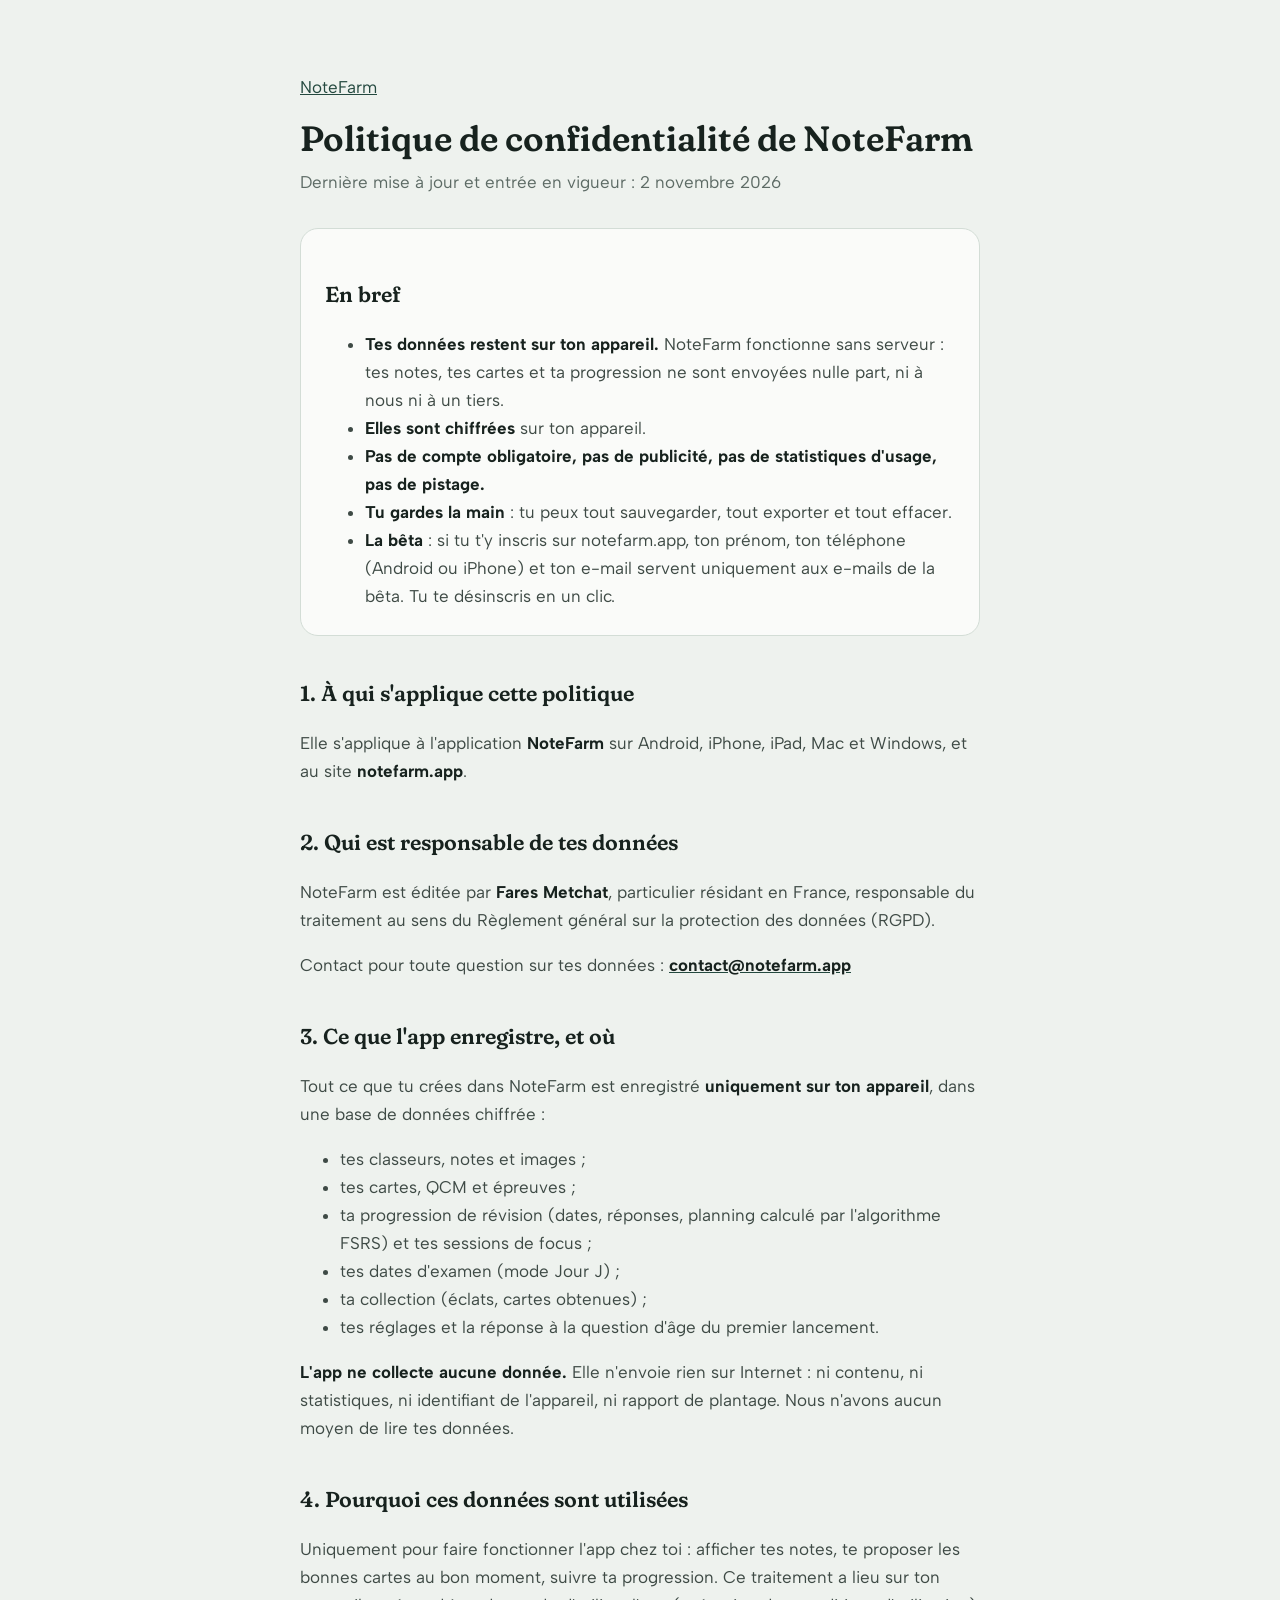
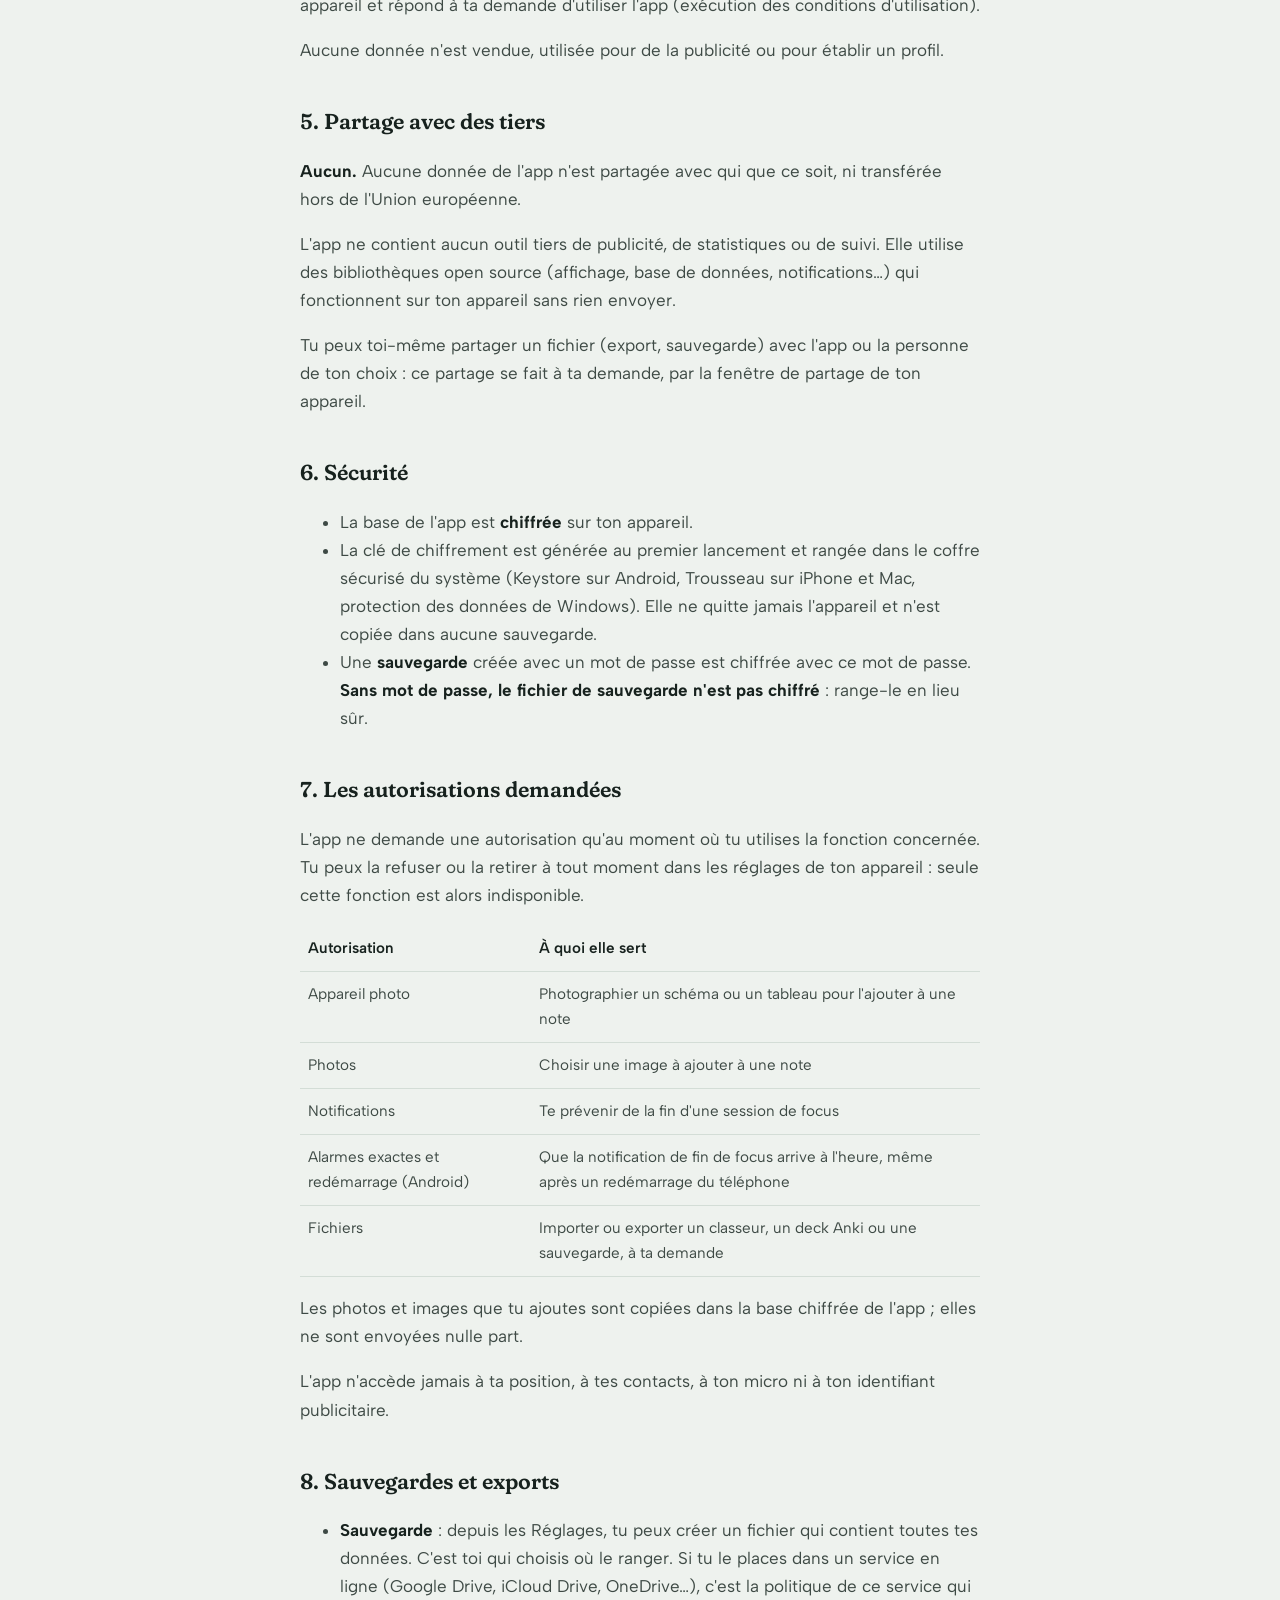
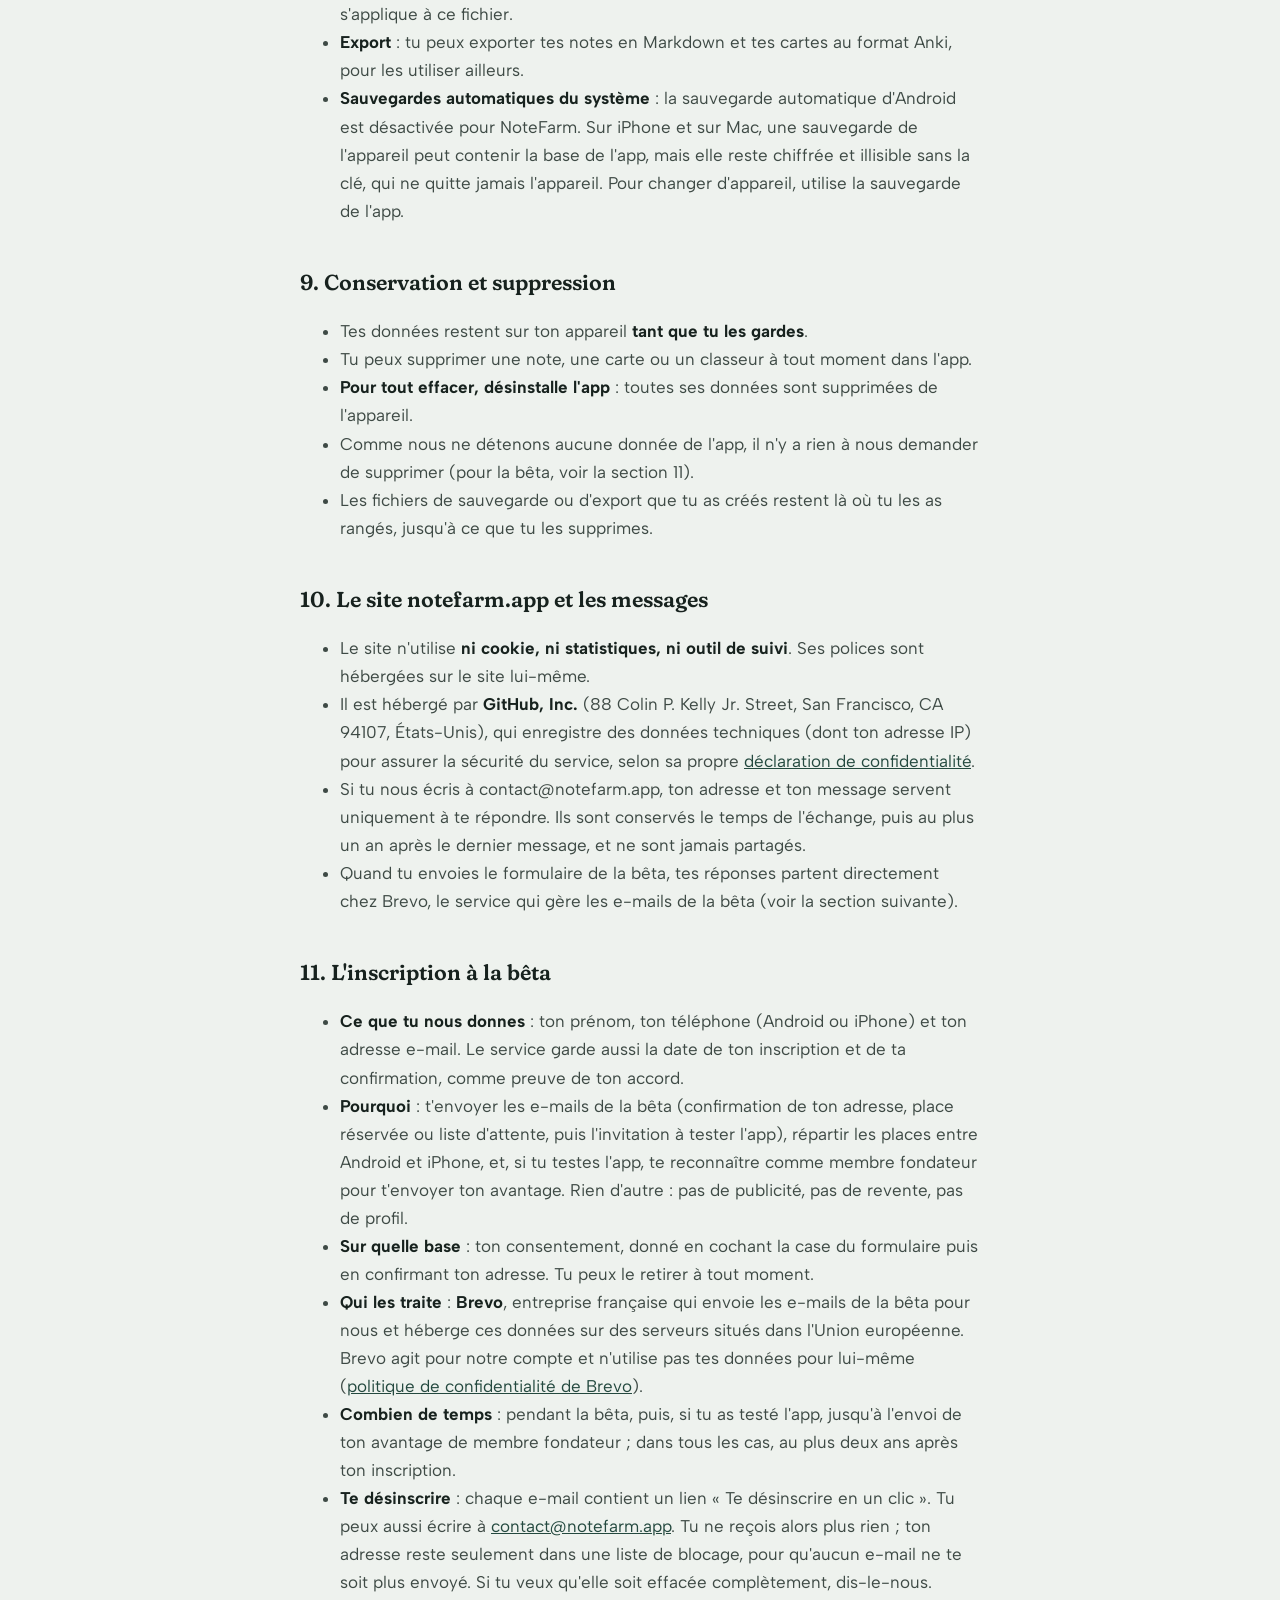
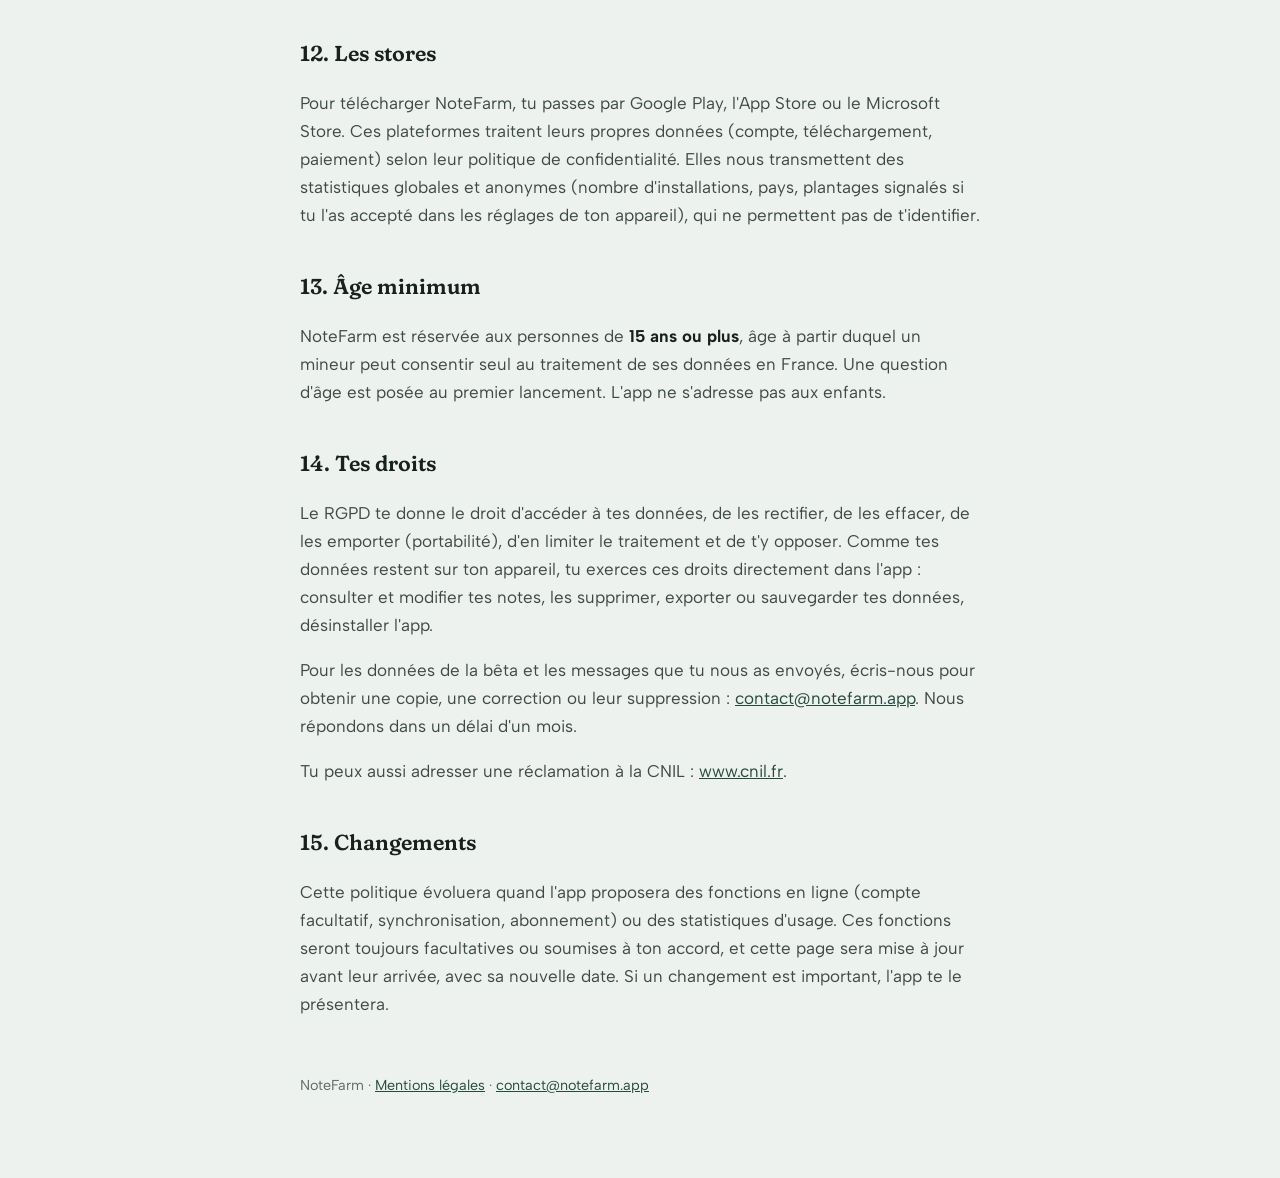
<file: confidentialite.html>
<!doctype html>
<html lang="fr">
<head>
<meta charset="utf-8">
<meta name="viewport" content="width=device-width, initial-scale=1">
<title>Confidentialité · NoteFarm</title>
<meta name="description" content="Politique de confidentialité de NoteFarm : tes données restent sur ton appareil.">
<link rel="stylesheet" href="style.css">
</head>
<body>
<main>
<p><a href="index.html">NoteFarm</a></p>
<h1>Politique de confidentialité de NoteFarm</h1>
<p class="date">Dernière mise à jour et entrée en vigueur : 2 novembre 2026</p>

<div class="bref">
<h2>En bref</h2>
<ul>
  <li><strong>Tes données restent sur ton appareil.</strong> NoteFarm fonctionne sans serveur : tes notes, tes cartes et ta progression ne sont envoyées nulle part, ni à nous ni à un tiers.</li>
  <li><strong>Elles sont chiffrées</strong> sur ton appareil.</li>
  <li><strong>Pas de compte obligatoire, pas de publicité, pas de statistiques d'usage, pas de pistage.</strong></li>
  <li><strong>Tu gardes la main</strong> : tu peux tout sauvegarder, tout exporter et tout effacer.</li>
  <li><strong>La bêta</strong> : si tu t'y inscris sur notefarm.app, ton prénom, ton téléphone (Android ou iPhone) et ton e-mail servent uniquement aux e-mails de la bêta. Tu te désinscris en un clic.</li>
</ul>
</div>

<h2>1. À qui s'applique cette politique</h2>
<p>Elle s'applique à l'application <strong>NoteFarm</strong> sur Android, iPhone, iPad, Mac et Windows, et au site <strong>notefarm.app</strong>.</p>

<h2>2. Qui est responsable de tes données</h2>
<p>NoteFarm est éditée par <strong>Fares Metchat</strong>, particulier résidant en France, responsable du traitement au sens du Règlement général sur la protection des données (RGPD).</p>
<p>Contact pour toute question sur tes données : <a href="mailto:contact@notefarm.app"><strong>contact@notefarm.app</strong></a></p>

<h2>3. Ce que l'app enregistre, et où</h2>
<p>Tout ce que tu crées dans NoteFarm est enregistré <strong>uniquement sur ton appareil</strong>, dans une base de données chiffrée :</p>
<ul>
  <li>tes classeurs, notes et images ;</li>
  <li>tes cartes, QCM et épreuves ;</li>
  <li>ta progression de révision (dates, réponses, planning calculé par l'algorithme FSRS) et tes sessions de focus ;</li>
  <li>tes dates d'examen (mode Jour J) ;</li>
  <li>ta collection (éclats, cartes obtenues) ;</li>
  <li>tes réglages et la réponse à la question d'âge du premier lancement.</li>
</ul>
<p><strong>L'app ne collecte aucune donnée.</strong> Elle n'envoie rien sur Internet : ni contenu, ni statistiques, ni identifiant de l'appareil, ni rapport de plantage. Nous n'avons aucun moyen de lire tes données.</p>

<h2>4. Pourquoi ces données sont utilisées</h2>
<p>Uniquement pour faire fonctionner l'app chez toi : afficher tes notes, te proposer les bonnes cartes au bon moment, suivre ta progression. Ce traitement a lieu sur ton appareil et répond à ta demande d'utiliser l'app (exécution des conditions d'utilisation).</p>
<p>Aucune donnée n'est vendue, utilisée pour de la publicité ou pour établir un profil.</p>

<h2>5. Partage avec des tiers</h2>
<p><strong>Aucun.</strong> Aucune donnée de l'app n'est partagée avec qui que ce soit, ni transférée hors de l'Union européenne.</p>
<p>L'app ne contient aucun outil tiers de publicité, de statistiques ou de suivi. Elle utilise des bibliothèques open source (affichage, base de données, notifications…) qui fonctionnent sur ton appareil sans rien envoyer.</p>
<p>Tu peux toi-même partager un fichier (export, sauvegarde) avec l'app ou la personne de ton choix : ce partage se fait à ta demande, par la fenêtre de partage de ton appareil.</p>

<h2>6. Sécurité</h2>
<ul>
  <li>La base de l'app est <strong>chiffrée</strong> sur ton appareil.</li>
  <li>La clé de chiffrement est générée au premier lancement et rangée dans le coffre sécurisé du système (Keystore sur Android, Trousseau sur iPhone et Mac, protection des données de Windows). Elle ne quitte jamais l'appareil et n'est copiée dans aucune sauvegarde.</li>
  <li>Une <strong>sauvegarde</strong> créée avec un mot de passe est chiffrée avec ce mot de passe. <strong>Sans mot de passe, le fichier de sauvegarde n'est pas chiffré</strong> : range-le en lieu sûr.</li>
</ul>

<h2>7. Les autorisations demandées</h2>
<p>L'app ne demande une autorisation qu'au moment où tu utilises la fonction concernée. Tu peux la refuser ou la retirer à tout moment dans les réglages de ton appareil : seule cette fonction est alors indisponible.</p>
<table>
  <tr><th>Autorisation</th><th>À quoi elle sert</th></tr>
  <tr><td>Appareil photo</td><td>Photographier un schéma ou un tableau pour l'ajouter à une note</td></tr>
  <tr><td>Photos</td><td>Choisir une image à ajouter à une note</td></tr>
  <tr><td>Notifications</td><td>Te prévenir de la fin d'une session de focus</td></tr>
  <tr><td>Alarmes exactes et redémarrage (Android)</td><td>Que la notification de fin de focus arrive à l'heure, même après un redémarrage du téléphone</td></tr>
  <tr><td>Fichiers</td><td>Importer ou exporter un classeur, un deck Anki ou une sauvegarde, à ta demande</td></tr>
</table>
<p>Les photos et images que tu ajoutes sont copiées dans la base chiffrée de l'app ; elles ne sont envoyées nulle part.</p>
<p>L'app n'accède jamais à ta position, à tes contacts, à ton micro ni à ton identifiant publicitaire.</p>

<h2>8. Sauvegardes et exports</h2>
<ul>
  <li><strong>Sauvegarde</strong> : depuis les Réglages, tu peux créer un fichier qui contient toutes tes données. C'est toi qui choisis où le ranger. Si tu le places dans un service en ligne (Google Drive, iCloud Drive, OneDrive…), c'est la politique de ce service qui s'applique à ce fichier.</li>
  <li><strong>Export</strong> : tu peux exporter tes notes en Markdown et tes cartes au format Anki, pour les utiliser ailleurs.</li>
  <li><strong>Sauvegardes automatiques du système</strong> : la sauvegarde automatique d'Android est désactivée pour NoteFarm. Sur iPhone et sur Mac, une sauvegarde de l'appareil peut contenir la base de l'app, mais elle reste chiffrée et illisible sans la clé, qui ne quitte jamais l'appareil. Pour changer d'appareil, utilise la sauvegarde de l'app.</li>
</ul>

<h2>9. Conservation et suppression</h2>
<ul>
  <li>Tes données restent sur ton appareil <strong>tant que tu les gardes</strong>.</li>
  <li>Tu peux supprimer une note, une carte ou un classeur à tout moment dans l'app.</li>
  <li><strong>Pour tout effacer, désinstalle l'app</strong> : toutes ses données sont supprimées de l'appareil.</li>
  <li>Comme nous ne détenons aucune donnée de l'app, il n'y a rien à nous demander de supprimer (pour la bêta, voir la section 11).</li>
  <li>Les fichiers de sauvegarde ou d'export que tu as créés restent là où tu les as rangés, jusqu'à ce que tu les supprimes.</li>
</ul>

<h2>10. Le site notefarm.app et les messages</h2>
<ul>
  <li>Le site n'utilise <strong>ni cookie, ni statistiques, ni outil de suivi</strong>. Ses polices sont hébergées sur le site lui-même.</li>
  <li>Il est hébergé par <strong>GitHub, Inc.</strong> (88 Colin P. Kelly Jr. Street, San Francisco, CA 94107, États-Unis), qui enregistre des données techniques (dont ton adresse IP) pour assurer la sécurité du service, selon sa propre <a href="https://docs.github.com/fr/site-policy/privacy-policies/github-general-privacy-statement">déclaration de confidentialité</a>.</li>
  <li>Si tu nous écris à contact@notefarm.app, ton adresse et ton message servent uniquement à te répondre. Ils sont conservés le temps de l'échange, puis au plus un an après le dernier message, et ne sont jamais partagés.</li>
  <li>Quand tu envoies le formulaire de la bêta, tes réponses partent directement chez Brevo, le service qui gère les e-mails de la bêta (voir la section suivante).</li>
</ul>

<h2>11. L'inscription à la bêta</h2>
<ul>
  <li><strong>Ce que tu nous donnes</strong> : ton prénom, ton téléphone (Android ou iPhone) et ton adresse e-mail. Le service garde aussi la date de ton inscription et de ta confirmation, comme preuve de ton accord.</li>
  <li><strong>Pourquoi</strong> : t'envoyer les e-mails de la bêta (confirmation de ton adresse, place réservée ou liste d'attente, puis l'invitation à tester l'app), répartir les places entre Android et iPhone, et, si tu testes l'app, te reconnaître comme membre fondateur pour t'envoyer ton avantage. Rien d'autre : pas de publicité, pas de revente, pas de profil.</li>
  <li><strong>Sur quelle base</strong> : ton consentement, donné en cochant la case du formulaire puis en confirmant ton adresse. Tu peux le retirer à tout moment.</li>
  <li><strong>Qui les traite</strong> : <strong>Brevo</strong>, entreprise française qui envoie les e-mails de la bêta pour nous et héberge ces données sur des serveurs situés dans l'Union européenne. Brevo agit pour notre compte et n'utilise pas tes données pour lui-même (<a href="https://www.brevo.com/fr/legal/privacypolicy/">politique de confidentialité de Brevo</a>).</li>
  <li><strong>Combien de temps</strong> : pendant la bêta, puis, si tu as testé l'app, jusqu'à l'envoi de ton avantage de membre fondateur ; dans tous les cas, au plus deux ans après ton inscription.</li>
  <li><strong>Te désinscrire</strong> : chaque e-mail contient un lien « Te désinscrire en un clic ». Tu peux aussi écrire à <a href="mailto:contact@notefarm.app">contact@notefarm.app</a>. Tu ne reçois alors plus rien ; ton adresse reste seulement dans une liste de blocage, pour qu'aucun e-mail ne te soit plus envoyé. Si tu veux qu'elle soit effacée complètement, dis-le-nous.</li>
</ul>

<h2>12. Les stores</h2>
<p>Pour télécharger NoteFarm, tu passes par Google Play, l'App Store ou le Microsoft Store. Ces plateformes traitent leurs propres données (compte, téléchargement, paiement) selon leur politique de confidentialité. Elles nous transmettent des statistiques globales et anonymes (nombre d'installations, pays, plantages signalés si tu l'as accepté dans les réglages de ton appareil), qui ne permettent pas de t'identifier.</p>

<h2>13. Âge minimum</h2>
<p>NoteFarm est réservée aux personnes de <strong>15 ans ou plus</strong>, âge à partir duquel un mineur peut consentir seul au traitement de ses données en France. Une question d'âge est posée au premier lancement. L'app ne s'adresse pas aux enfants.</p>

<h2>14. Tes droits</h2>
<p>Le RGPD te donne le droit d'accéder à tes données, de les rectifier, de les effacer, de les emporter (portabilité), d'en limiter le traitement et de t'y opposer. Comme tes données restent sur ton appareil, tu exerces ces droits directement dans l'app : consulter et modifier tes notes, les supprimer, exporter ou sauvegarder tes données, désinstaller l'app.</p>
<p>Pour les données de la bêta et les messages que tu nous as envoyés, écris-nous pour obtenir une copie, une correction ou leur suppression : <a href="mailto:contact@notefarm.app">contact@notefarm.app</a>. Nous répondons dans un délai d'un mois.</p>
<p>Tu peux aussi adresser une réclamation à la CNIL : <a href="https://www.cnil.fr">www.cnil.fr</a>.</p>

<h2>15. Changements</h2>
<p>Cette politique évoluera quand l'app proposera des fonctions en ligne (compte facultatif, synchronisation, abonnement) ou des statistiques d'usage. Ces fonctions seront toujours facultatives ou soumises à ton accord, et cette page sera mise à jour avant leur arrivée, avec sa nouvelle date. Si un changement est important, l'app te le présentera.</p>

<footer>NoteFarm · <a href="mentions-legales.html">Mentions légales</a> · <a href="mailto:contact@notefarm.app">contact@notefarm.app</a></footer>
</main>
</body>
</html>
</file>
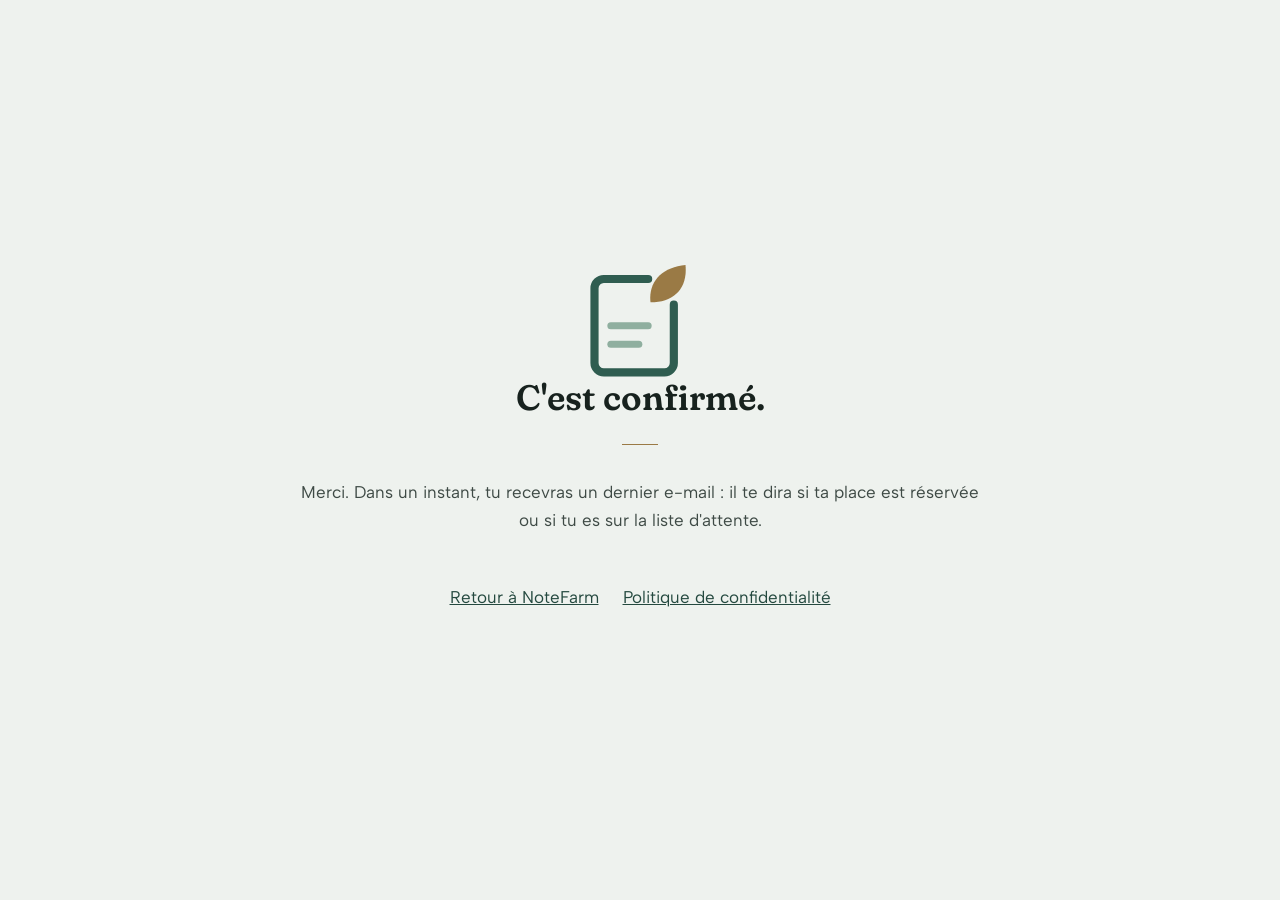
<file: confirme.html>
<!doctype html>
<html lang="fr">
<head>
<meta charset="utf-8">
<meta name="viewport" content="width=device-width, initial-scale=1">
<title>Adresse confirmée · NoteFarm</title>
<meta name="description" content="Ton inscription à la bêta de NoteFarm est confirmée.">
<meta name="robots" content="noindex">
<link rel="icon" href="favicon.svg" type="image/svg+xml">
<link rel="stylesheet" href="style.css">
</head>
<body>
<main class="accueil">
  <svg viewBox="22 10 86 96" fill="none" stroke-linecap="round" stroke-linejoin="round" aria-hidden="true">
    <path d="M72 22 H34 A8 8 0 0 0 26 30 V94 A8 8 0 0 0 34 102 H86 A8 8 0 0 0 94 94 V44" stroke="var(--jade)" stroke-width="7"/>
    <path d="M40 62 H72" stroke="var(--sauge)" stroke-width="6"/>
    <path d="M40 78 H64" stroke="var(--sauge)" stroke-width="6"/>
    <path d="M74 42 C72 24 84 12 104 10 C106 30 94 42 74 42 Z" fill="var(--laiton)"/>
  </svg>
  <h1>C'est confirmé.</h1>
  <hr class="filet">
  <p>Merci. Dans un instant, tu recevras un dernier e-mail&nbsp;: il te dira si ta place est réservée ou si tu es sur la liste d'attente.</p>
  <div class="liens">
    <a href="index.html">Retour à NoteFarm</a>
    <a href="confidentialite.html">Politique de confidentialité</a>
  </div>
</main>
</body>
</html>
</file>
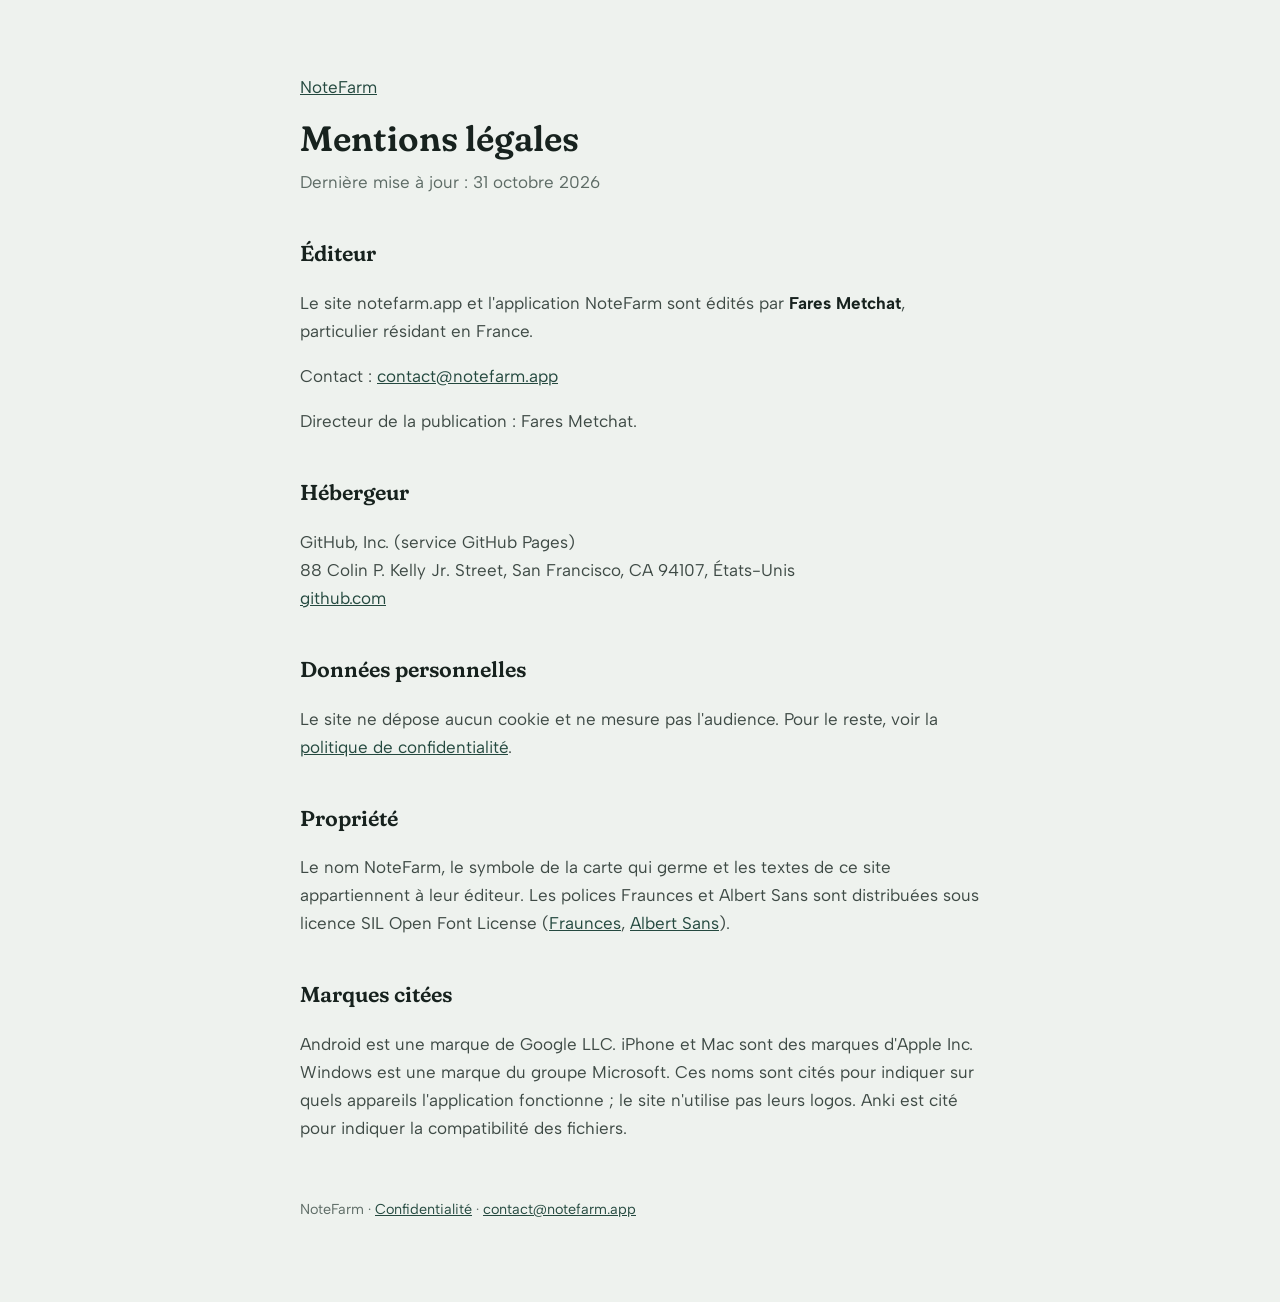
<file: mentions-legales.html>
<!doctype html>
<html lang="fr">
<head>
<meta charset="utf-8">
<meta name="viewport" content="width=device-width, initial-scale=1">
<title>Mentions légales · NoteFarm</title>
<meta name="description" content="Mentions légales du site notefarm.app.">
<link rel="stylesheet" href="style.css">
</head>
<body>
<main>
<p><a href="index.html">NoteFarm</a></p>
<h1>Mentions légales</h1>
<p class="date">Dernière mise à jour : 31 octobre 2026</p>

<h2>Éditeur</h2>
<p>Le site notefarm.app et l'application NoteFarm sont édités par <strong>Fares Metchat</strong>, particulier résidant en France.</p>
<p>Contact : <a href="mailto:contact@notefarm.app">contact@notefarm.app</a></p>
<p>Directeur de la publication : Fares Metchat.</p>

<h2>Hébergeur</h2>
<p>GitHub, Inc. (service GitHub Pages)<br>88 Colin P. Kelly Jr. Street, San Francisco, CA 94107, États-Unis<br><a href="https://github.com">github.com</a></p>

<h2>Données personnelles</h2>
<p>Le site ne dépose aucun cookie et ne mesure pas l'audience. Pour le reste, voir la <a href="confidentialite.html">politique de confidentialité</a>.</p>

<h2>Propriété</h2>
<p>Le nom NoteFarm, le symbole de la carte qui germe et les textes de ce site appartiennent à leur éditeur. Les polices Fraunces et Albert Sans sont distribuées sous licence SIL Open Font License (<a href="polices/Fraunces-OFL.txt">Fraunces</a>, <a href="polices/AlbertSans-OFL.txt">Albert Sans</a>).</p>

<h2>Marques citées</h2>
<p>Android est une marque de Google LLC. iPhone et Mac sont des marques d'Apple Inc. Windows est une marque du groupe Microsoft. Ces noms sont cités pour indiquer sur quels appareils l'application fonctionne ; le site n'utilise pas leurs logos. Anki est cité pour indiquer la compatibilité des fichiers.</p>

<footer>NoteFarm · <a href="confidentialite.html">Confidentialité</a> · <a href="mailto:contact@notefarm.app">contact@notefarm.app</a></footer>
</main>
</body>
</html>
</file>
<file: vitrine.css>
/* Page d'accueil de notefarm.app : thème Jade impérial de l'app, clair et sombre.
   Un seul geste lent par section ; tout le mouvement disparaît si l'appareil
   demande moins d'animations. */
@font-face { font-family: "Fraunces"; src: url("polices/Fraunces.ttf"); font-weight: 100 900; font-display: swap; }
@font-face { font-family: "Albert Sans"; src: url("polices/AlbertSans.ttf"); font-weight: 100 900; font-display: swap; }

:root {
  --fond: #EEF2EE; --surface: #FAFBF9; --papier: #FFFFFF; --filet: #D3DDD6;
  --encre: #17221E; --texte: #3E4A45; --attenue: #5D6B65;
  --jade: #2F5D50; --jade-doux: #DDE8E2; --jade-texte: #24493F; --sur-jade: #FAFBF9;
  --laiton: #9A7A45; --laiton-texte: #7A5F33; --laiton-doux: #F1EADB;
  --piste: #D9E2DC; --erreur: #A8432F; --erreur-doux: #F6E3DD; --sauge: #8FAF9F;
  --cadre: #121A17; --ombre: 0 40px 80px -30px rgba(23, 34, 30, .35);
  --lueur: rgba(47, 93, 80, .13);
  --titre: "Fraunces", Georgia, "Times New Roman", serif;
  --corps: "Albert Sans", system-ui, -apple-system, "Segoe UI", sans-serif;
  --lent: cubic-bezier(.22, .61, .36, 1);
  --doux: cubic-bezier(.16, 1, .3, 1);
  color-scheme: light;
}
@media (prefers-color-scheme: dark) {
  :root:not([data-theme="light"]) {
    --fond: #0E1714; --surface: #16211D; --papier: #1B2823; --filet: #2C3A35;
    --encre: #E3EBE6; --texte: #BCC8C2; --attenue: #9AAAA2;
    --jade: #7FB8A4; --jade-doux: #1E3029; --jade-texte: #A6D1C1; --sur-jade: #0E1714;
    --laiton: #C9A66B; --laiton-texte: #C9A66B; --laiton-doux: #2A2619;
    --piste: #24322D; --erreur: #E08A74; --erreur-doux: #3A221C; --sauge: #4E7A69;
    --cadre: #050908; --ombre: 0 40px 90px -30px rgba(0, 0, 0, .7);
    --lueur: rgba(127, 184, 164, .10);
    color-scheme: dark;
  }
}
:root[data-theme="dark"] {
  --fond: #0E1714; --surface: #16211D; --papier: #1B2823; --filet: #2C3A35;
  --encre: #E3EBE6; --texte: #BCC8C2; --attenue: #9AAAA2;
  --jade: #7FB8A4; --jade-doux: #1E3029; --jade-texte: #A6D1C1; --sur-jade: #0E1714;
  --laiton: #C9A66B; --laiton-texte: #C9A66B; --laiton-doux: #2A2619;
  --piste: #24322D; --erreur: #E08A74; --erreur-doux: #3A221C; --sauge: #4E7A69;
  --cadre: #050908; --ombre: 0 40px 90px -30px rgba(0, 0, 0, .7);
  --lueur: rgba(127, 184, 164, .10);
  color-scheme: dark;
}

* { box-sizing: border-box; }
html { scroll-behavior: smooth; -webkit-text-size-adjust: 100%; }
body {
  margin: 0; background: var(--fond); color: var(--texte);
  font: 400 17px/1.6 var(--corps);
  -webkit-font-smoothing: antialiased;
  overflow-x: hidden;
}
body::before { content: ""; position: fixed; inset: 0 0 auto; height: env(safe-area-inset-top, 0px); z-index: 30; background: var(--fond); }
h1, h2, h3 { font-family: var(--titre); font-variation-settings: "SOFT" 100; color: var(--encre); font-weight: 500; text-wrap: balance; margin: 0; letter-spacing: -0.01em; }
p { margin: 0; }
a { color: var(--jade-texte); }
:focus-visible { outline: 2px solid var(--jade); outline-offset: 3px; border-radius: 6px; }
::selection { background: var(--jade-doux); color: var(--encre); }
.evitement { position: absolute; left: 16px; top: -60px; z-index: 50; padding: 10px 16px; border-radius: 12px; background: var(--jade); color: var(--sur-jade); text-decoration: none; font-weight: 600; }
.evitement:focus { top: 12px; }
.lecteur { position: absolute; width: 1px; height: 1px; overflow: hidden; clip: rect(0 0 0 0); white-space: nowrap; }
.enveloppe { max-width: 1120px; margin: 0 auto; padding-left: max(20px, env(safe-area-inset-left, 0px)); padding-right: max(20px, env(safe-area-inset-right, 0px)); }
.surtitre { font-size: 13px; letter-spacing: .14em; text-transform: uppercase; color: var(--laiton-texte); font-weight: 600; }
.attenue { color: var(--attenue); }
.grand-titre { font-size: clamp(38px, 5.4vw, 64px); line-height: 1.04; font-weight: 400; }

/* ——— Titres qui montent mot à mot ——— */
.anime .mot { display: inline-block; overflow: hidden; vertical-align: top; padding: 0 .06em .1em 0; margin: 0 -.06em -.1em 0; }
.anime .mot > span { display: inline-block; transform: translateY(108%); transition: transform 1.2s var(--doux); transition-delay: calc(var(--i, 0) * 55ms); }
.anime .vu .mot > span, .anime .vu.mot > span { transform: none; }

/* ——— En-tête ——— */
.entete { position: sticky; top: env(safe-area-inset-top, 0px); z-index: 20; transition: background .6s var(--lent), border-color .6s var(--lent); border-bottom: 1px solid transparent; }
.entete.defile { background: color-mix(in srgb, var(--fond) 80%, transparent); backdrop-filter: saturate(1.4) blur(18px); -webkit-backdrop-filter: saturate(1.4) blur(18px); border-color: var(--filet); }
.entete .enveloppe { display: flex; align-items: center; gap: 28px; height: 60px; }
.marque { display: flex; align-items: center; gap: 10px; text-decoration: none; color: var(--encre); font-family: var(--titre); font-variation-settings: "SOFT" 100; font-size: 20px; font-weight: 600; }
.marque svg { width: 28px; height: 28px; flex: none; }
.menu { display: flex; gap: 26px; margin-left: auto; }
.menu a { position: relative; color: var(--texte); text-decoration: none; font-size: 14px; transition: color .3s; }
.menu a::after { content: ""; position: absolute; left: 0; right: 0; bottom: -4px; height: 1px; background: var(--laiton); transform: scaleX(0); transform-origin: left; transition: transform .6s var(--doux); }
.menu a:hover { color: var(--encre); }
.menu a:hover::after, .menu a.ici::after { transform: none; }
.bouton { display: inline-flex; align-items: center; justify-content: center; gap: 8px; min-height: 48px; padding: 0 24px; border-radius: 999px; border: 0; background: var(--jade); color: var(--sur-jade); font: 600 15px/1 var(--corps); text-decoration: none; cursor: pointer; transition: transform .6s var(--doux), box-shadow .6s var(--doux), background .3s; -webkit-tap-highlight-color: transparent; }
.bouton:hover { transform: translateY(-2px); box-shadow: 0 14px 28px -14px var(--jade); }
.bouton:active { transform: translateY(0) scale(.98); }
.bouton.discret { background: transparent; color: var(--jade-texte); box-shadow: inset 0 0 0 1px var(--filet); }
.bouton.discret:hover { box-shadow: inset 0 0 0 1px var(--jade); }
.bouton.petit { min-height: 40px; padding: 0 18px; font-size: 14px; }
.bouton .fleche { transition: transform .6s var(--doux); }
.bouton:hover .fleche { transform: translateY(2px); }

/* ——— Ouverture ——— */
.ouverture { position: relative; padding-block: 56px 40px; overflow: hidden; }
.ouverture::before { content: ""; position: absolute; inset: -20% -10%; pointer-events: none; background: radial-gradient(38% 42% at var(--gx, 72%) var(--gy, 46%), var(--lueur), transparent 70%); transition: background-position 1.5s var(--lent); }
.ouverture .enveloppe { position: relative; display: grid; grid-template-columns: 1.05fr .95fr; gap: 40px; align-items: center; }
.ouverture h1 { font-size: clamp(58px, 9.4vw, 120px); line-height: .98; font-weight: 400; letter-spacing: -0.03em; margin-top: 22px; }
.ouverture h1 .ligne { display: block; overflow: hidden; padding: 0 .08em .06em 0; margin-bottom: -.06em; }
.ouverture h1 .ligne > span { display: block; animation: leve 1.5s var(--doux) both; }
.ouverture h1 .ligne:nth-child(1) > span { animation-delay: .25s; }
.ouverture h1 .ligne:nth-child(2) > span { animation-delay: .42s; }
.ouverture h1 .ligne:nth-child(3) > span { animation-delay: .59s; color: var(--jade); font-style: italic; }
.ouverture .surtitre, .ouverture .accroche, .ouverture .actions, .ouverture .disponible { animation: monte 1.2s var(--doux) both; }
.ouverture .surtitre { animation-delay: .1s; }
.ouverture .accroche { margin-top: 28px; max-width: 29em; font-size: 20px; line-height: 1.5; animation-delay: 1s; }
.ouverture .actions { margin-top: 32px; display: flex; gap: 14px; flex-wrap: wrap; align-items: center; animation-delay: 1.15s; }
.ouverture .disponible { margin-top: 28px; display: flex; flex-wrap: wrap; align-items: center; gap: 10px 18px; font-size: 14px; color: var(--attenue); animation-delay: 1.3s; }
.ouverture .note-bas { margin-top: 8px; font-size: 14px; color: var(--attenue); animation: monte 1.2s var(--doux) 1.4s both; }
.puce-plateforme { display: inline-flex; align-items: center; gap: 7px; color: var(--encre); font-weight: 500; }
.puce-plateforme svg { width: 18px; height: 18px; color: var(--jade); }

.scene { position: relative; display: grid; place-items: center; min-height: 620px; perspective: 1400px; }
.embleme-geant { position: absolute; width: 580px; max-width: 125%; opacity: .1; transform: translateY(calc(var(--defile, 0) * 60px)); }
.inclinable { transform-style: preserve-3d; transform: rotateX(var(--rx, 0deg)) rotateY(var(--ry, 0deg)); transition: transform 1.2s var(--doux); }
.scene .telephone { transform: rotate(-4deg); animation: monte-tel 1.6s var(--doux) .45s both; }
.carte-volante { position: absolute; right: -130px; bottom: 16%; width: 220px; padding: 16px 18px; background: var(--papier); border: 1px solid var(--filet); border-radius: 18px; box-shadow: var(--ombre); transform: translate3d(0, 0, 60px) rotate(5deg); animation: sort-du-cours 1.5s var(--doux) 3.1s both, flotte 8s ease-in-out 4.6s infinite; }
.carte-volante .surtitre { font-size: 11px; }
.carte-volante p { margin-top: 6px; font-size: 14px; color: var(--encre); line-height: 1.45; }
.carte-volante .trou { margin-top: 10px; }
@keyframes monte { from { opacity: 0; transform: translateY(26px); } to { opacity: 1; transform: none; } }
@keyframes leve { from { transform: translateY(105%); } to { transform: none; } }
@keyframes monte-tel { from { opacity: 0; transform: translateY(70px) rotate(-1deg); } to { opacity: 1; transform: rotate(-4deg); } }
@keyframes sort-du-cours { from { opacity: 0; transform: translate3d(-150px, 150px, 0) rotate(-4deg) scale(.55); } 40% { opacity: 1; } to { opacity: 1; transform: translate3d(0, 0, 60px) rotate(5deg); } }
@keyframes flotte { 0%, 100% { transform: translate3d(0, 0, 60px) rotate(5deg); } 50% { transform: translate3d(0, -10px, 60px) rotate(4deg); } }
@keyframes trace { from { stroke-dashoffset: 1; } to { stroke-dashoffset: 0; } }
@keyframes pousse { from { transform: scale(0) rotate(-30deg); } to { transform: none; } }
.embleme-trace path.trait { stroke-dasharray: 1; animation: trace 2.6s var(--lent) .2s both; }
.embleme-trace path.feuille { transform-origin: 74px 42px; animation: pousse 1.6s var(--doux) 1.7s both; }
.indice-defiler { position: absolute; left: 50%; bottom: 18px; width: 1px; height: 44px; background: linear-gradient(var(--filet), transparent); overflow: hidden; }
.indice-defiler::after { content: ""; position: absolute; left: 0; top: -40%; width: 1px; height: 40%; background: var(--laiton); animation: goutte 2.8s var(--lent) 2.5s infinite; }
@keyframes goutte { from { top: -40%; } to { top: 100%; } }

/* ——— Téléphone ——— */
.telephone { position: relative; width: 300px; max-width: 100%; aspect-ratio: 300 / 620; background: var(--cadre); border-radius: 48px; padding: 11px; box-shadow: var(--ombre), inset 0 0 0 1.5px rgba(255,255,255,.06); }
.telephone::before { content: ""; position: absolute; top: 20px; left: 50%; width: 92px; height: 26px; transform: translateX(-50%); background: var(--cadre); border-radius: 20px; z-index: 3; }
.ecran { position: relative; height: 100%; border-radius: 38px; overflow: hidden; background: var(--fond); font-size: 13px; }
.ecran-haut { display: flex; justify-content: space-between; padding: 16px 26px 0; font-size: 12px; font-weight: 600; color: var(--encre); font-variant-numeric: tabular-nums; }
.vue { position: absolute; inset: 44px 0 0; padding: 14px 20px 0; display: flex; flex-direction: column; gap: 10px; transition: opacity .9s var(--lent), transform .9s var(--doux); }
.vue h4 { font-family: var(--titre); font-variation-settings: "SOFT" 100; font-weight: 500; font-size: 22px; color: var(--encre); margin: 6px 0 2px; line-height: 1.15; }
.vue .chemin { font-size: 11px; color: var(--attenue); }
.vue h5 { font-family: var(--titre); font-variation-settings: "SOFT" 100; font-weight: 600; font-size: 15px; color: var(--encre); margin: 6px 0 0; }
.vue p, .vue li { color: var(--texte); line-height: 1.5; }
.vue ul { margin: 0; padding-left: 16px; display: grid; gap: 4px; }
.vue b { color: var(--encre); font-weight: 600; }

/* Barre d'onglets : les icônes de la piste A (lib/navigation/icones.dart). */
.onglets { position: absolute; left: 0; right: 0; bottom: 0; height: 66px; display: flex; justify-content: space-around; align-items: flex-start; padding-top: 9px; background: var(--surface); border-top: 1px solid var(--filet); }
.onglets span { display: grid; justify-items: center; gap: 3px; font-size: 9.5px; color: var(--attenue); --o-plein: transparent; --o-laiton: transparent; --o-trait-laiton: currentColor; }
.onglets svg { width: 22px; height: 22px; }
.onglets span.actif { color: var(--jade); font-weight: 600; --o-plein: color-mix(in srgb, var(--jade) 28%, transparent); --o-laiton: var(--laiton); --o-trait-laiton: var(--laiton); }

.trou { display: inline-block; padding: 0 6px; border-radius: 6px; background: var(--jade-doux); color: var(--jade-texte); font-weight: 600; transition: color .8s var(--lent), background .8s var(--lent), box-shadow .8s var(--lent); }
.trou.cache { color: transparent; background-color: var(--jade-doux); background-image: repeating-linear-gradient(90deg, var(--jade) 0 4px, transparent 4px 7px); background-size: 100% 1.5px; background-repeat: no-repeat; background-position: 0 85%; }
.trou.touche { box-shadow: 0 0 0 4px color-mix(in srgb, var(--jade) 22%, transparent); }

/* ——— Récit (téléphone fixe) ——— */
.recit { padding-block: 120px 40px; }
.recit-tete { max-width: 860px; margin-bottom: 48px; display: grid; gap: 22px; }
.eclaire { font-size: clamp(42px, 6.6vw, 84px); line-height: 1.02; font-weight: 400; letter-spacing: -0.025em; }
.eclaire .mot-clair { transition: opacity .25s linear; }
.anime .eclaire .mot-clair { opacity: var(--o, .16); }
.recit-tete p { font-size: 19px; max-width: 34em; }
.recit-grille { display: grid; grid-template-columns: 1fr 360px; gap: 64px; }
.etapes { position: relative; display: grid; padding-left: 34px; }
.etapes::before, .etapes::after { content: ""; position: absolute; left: 4px; top: 12vh; bottom: 12vh; width: 1px; background: var(--filet); }
.etapes::after { background: var(--laiton); transform-origin: top; transform: scaleY(var(--avance, 0)); }
.etape { position: relative; min-height: 84vh; display: flex; flex-direction: column; justify-content: center; gap: 16px; max-width: 30em; transition: opacity .9s var(--lent); }
.anime .etape:not(.active) { opacity: .38; }
.etape .numero { position: relative; font-family: var(--titre); font-variation-settings: "SOFT" 100; font-size: 15px; color: var(--laiton-texte); font-style: italic; }
.etape .numero::before { content: ""; position: absolute; left: -34px; top: 50%; width: 9px; height: 9px; margin-top: -4.5px; border-radius: 50%; background: var(--fond); box-shadow: inset 0 0 0 1.5px var(--filet); transition: background .8s var(--lent), box-shadow .8s var(--lent); z-index: 1; }
.etape.active .numero::before { background: var(--laiton); box-shadow: 0 0 0 5px var(--laiton-doux); }
.etape h3 { font-size: clamp(30px, 3.6vw, 46px); line-height: 1.08; font-weight: 400; }
.etape p { font-size: 18px; }
.etape .detail { font-size: 15px; color: var(--attenue); }
.collant { position: sticky; top: calc(50vh - 310px); height: 620px; display: grid; place-items: center; }
.collant .vue { opacity: 0; transform: translateY(22px) scale(.98); pointer-events: none; }
.collant[data-etape="1"] .vue-1, .collant[data-etape="2"] .vue-2, .collant[data-etape="3"] .vue-3, .collant[data-etape="4"] .vue-4 { opacity: 1; transform: none; }
.ecran-mobile { display: none; }
.curseur { display: inline-block; width: 1.5px; height: 1em; background: var(--jade); vertical-align: -2px; animation: clignote 1.1s steps(1) infinite; }
@keyframes clignote { 50% { opacity: 0; } }
.bulle-carte { margin-top: auto; margin-bottom: 80px; display: flex; align-items: center; gap: 10px; padding: 10px 12px; border-radius: 14px; background: var(--laiton-doux); color: var(--laiton-texte); font-size: 12px; font-weight: 600; opacity: 0; transform: translateY(10px); transition: opacity .9s var(--lent), transform .9s var(--doux); }
.bulle-carte svg { width: 16px; height: 16px; flex: none; }
.bulle-carte.montre, .ecran-mobile .bulle-carte { opacity: 1; transform: none; }
.flash { margin-top: 6px; background: var(--papier); border: 1px solid var(--filet); border-radius: 20px; padding: 22px 18px; min-height: 230px; display: flex; flex-direction: column; gap: 14px; }
.flash .question { font-family: var(--titre); font-variation-settings: "SOFT" 100; font-size: 18px; color: var(--encre); line-height: 1.3; }
.flash .reponse { padding-top: 14px; border-top: 1px solid var(--filet); color: var(--jade-texte); font-weight: 600; font-size: 15px; opacity: 0; transform: translateY(6px); transition: opacity .9s var(--lent), transform .9s var(--doux); }
.flash.vue-reponse .reponse { opacity: 1; transform: none; }
.notes-boutons { display: grid; grid-template-columns: repeat(4, 1fr); gap: 6px; }
.notes-boutons span { padding: 9px 0; text-align: center; border-radius: 12px; background: var(--surface); border: 1px solid var(--filet); font-size: 11.5px; font-weight: 600; color: var(--texte); transition: all .5s var(--lent); }
.notes-boutons span.choisi { background: var(--jade); color: var(--sur-jade); border-color: var(--jade); transform: scale(1.04); }
.progression { height: 4px; border-radius: 4px; background: var(--piste); overflow: hidden; }
.progression i { display: block; height: 100%; width: 38%; background: var(--jade); border-radius: 4px; transition: width 1.4s var(--doux); }
.jourj-compte { display: flex; align-items: baseline; gap: 8px; }
.jourj-compte b { font-family: var(--titre); font-variation-settings: "SOFT" 100; font-weight: 400; font-size: 54px; color: var(--encre); line-height: 1; font-variant-numeric: tabular-nums; }
.jourj-estim { padding: 14px; border-radius: 16px; background: var(--surface); border: 1px solid var(--filet); display: grid; gap: 8px; }
.jourj-estim .chiffre { font-family: var(--titre); font-variation-settings: "SOFT" 100; font-size: 30px; color: var(--jade); line-height: 1; font-variant-numeric: tabular-nums; }
.plan { display: grid; gap: 6px; }
.plan div { display: flex; justify-content: space-between; padding: 8px 12px; border-radius: 12px; background: var(--surface); font-variant-numeric: tabular-nums; font-size: 12px; }
.plan div:first-child { background: var(--jade-doux); color: var(--jade-texte); font-weight: 600; }

/* ——— Sections génériques ——— */
.section { padding-block: 128px; }
.section-tete { display: grid; gap: 18px; max-width: 780px; margin-bottom: 56px; }
.section-tete h2 { font-size: clamp(38px, 5.4vw, 64px); line-height: 1.04; font-weight: 400; }
.section-tete p { font-size: 19px; max-width: 34em; }
.anime .revele.attente { opacity: 0; transform: translateY(36px); }
.revele { transition: opacity 1.3s var(--lent), transform 1.3s var(--doux); transition-delay: var(--retard, 0s); }

/* Trois formes de cartes */
.formes { display: grid; grid-template-columns: repeat(3, 1fr); gap: 22px; }
.forme { display: flex; flex-direction: column; gap: 14px; min-width: 0; }
.forme:nth-child(2) { --retard: .12s; }
.forme:nth-child(3) { --retard: .24s; }
.forme h3 { font-size: 24px; margin-top: 6px; }
.forme .attenue { font-size: 15px; }
.incline { transform: perspective(900px) rotateX(var(--rx, 0deg)) rotateY(var(--ry, 0deg)); transition: transform .9s var(--doux), box-shadow .9s var(--doux); }
.incline.survol { transition-duration: .25s; }
.retourne { position: relative; display: block; height: 250px; cursor: pointer; transform-style: preserve-3d; transition: transform 1.1s var(--doux); border: 0; padding: 0; background: none; width: 100%; font: inherit; text-align: left; color: inherit; }
.retourne.tourne { transform: rotateY(180deg); }
.face { position: absolute; inset: 0; backface-visibility: hidden; -webkit-backface-visibility: hidden; border-radius: 22px; background: var(--papier); border: 1px solid var(--filet); padding: 24px; display: flex; flex-direction: column; gap: 12px; }
.face.dos { transform: rotateY(180deg); background: var(--jade-doux); border-color: transparent; }
.face .question, .boite .question { font-family: var(--titre); font-variation-settings: "SOFT" 100; font-size: 21px; line-height: 1.32; color: var(--encre); }
.face .indice, .boite .indice { margin-top: auto; font-size: 13px; color: var(--attenue); }
.face.dos .question { color: var(--jade-texte); }
.boite { height: 250px; border-radius: 22px; background: var(--papier); border: 1px solid var(--filet); padding: 24px; display: flex; flex-direction: column; gap: 12px; }
button.trou { border: 0; font: inherit; font-weight: 600; cursor: pointer; padding: 0 10px; min-height: 32px; }
.choix { display: grid; gap: 7px; }
.choix button { display: flex; justify-content: space-between; align-items: center; min-height: 40px; padding: 0 14px; border-radius: 12px; border: 1px solid var(--filet); background: var(--surface); color: var(--texte); font: 500 15px var(--corps); cursor: pointer; transition: all .5s var(--lent); }
.choix button:hover { border-color: var(--jade); }
.choix button.juste { background: var(--jade-doux); border-color: var(--jade); color: var(--jade-texte); }
.choix button.faux { background: var(--erreur-doux); border-color: var(--erreur); color: var(--erreur); }
.choix button em { font-style: normal; font-size: 12px; font-weight: 600; }

/* Rigueur */
.rigueur { display: grid; grid-template-columns: 1fr 1fr; gap: 56px; align-items: center; }
.rigueur .section-tete { margin-bottom: 0; }
.controle { display: grid; gap: 14px; }
.controle > * { transition: opacity 1s var(--lent), transform 1s var(--doux); }
.anime .controle.attente > * { opacity: 0; transform: translateY(22px); }
.anime .controle.attente { opacity: 1; transform: none; }
.controle > :nth-child(2) { transition-delay: .5s; }
.controle > :nth-child(3) { transition-delay: 1.1s; }
.controle .carte-ligne { padding: 18px 20px; border-radius: 18px; background: var(--papier); border: 1px solid var(--filet); display: grid; gap: 6px; }
.controle .carte-ligne .q { font-family: var(--titre); font-variation-settings: "SOFT" 100; font-size: 19px; color: var(--encre); }
.signal { display: flex; gap: 12px; padding: 14px 16px; border-radius: 16px; background: var(--laiton-doux); color: var(--laiton-texte); font-size: 15px; }
.signal svg { flex: none; width: 20px; height: 20px; margin-top: 2px; }
.carte-ligne.corrigee { border-color: var(--jade); }
.etiquette { justify-self: start; font-size: 12px; font-weight: 600; letter-spacing: .04em; padding: 3px 10px; border-radius: 999px; background: var(--jade-doux); color: var(--jade-texte); }
.etiquette.avant { background: var(--erreur-doux); color: var(--erreur); }

/* Mémoire */
.memoire { background: var(--surface); border-block: 1px solid var(--filet); }
.courbe-cadre { margin-top: 8px; padding: 28px; border-radius: 28px; background: var(--fond); border: 1px solid var(--filet); }
.courbe-cadre svg { width: 100%; height: auto; display: block; overflow: visible; }
.courbe-cadre .legende { display: flex; flex-wrap: wrap; gap: 20px; margin-top: 16px; font-size: 14px; color: var(--attenue); }
.courbe-cadre .legende span { display: inline-flex; align-items: center; gap: 8px; }
.courbe-cadre .legende i { width: 18px; height: 2px; background: var(--sauge); }
.courbe-cadre .legende i.jade { background: var(--jade); height: 3px; }
.courbe-cadre .legende i.point { width: 9px; height: 9px; border-radius: 50%; background: var(--laiton); }
.trace-courbe { stroke-dasharray: 1; }
.anime .trace-courbe { stroke-dashoffset: var(--reste, 1); }
.rappel circle, .rappel text { transition: opacity .8s var(--lent), transform .8s var(--doux); transform-box: fill-box; transform-origin: center; }
.anime .rappel .eteint { opacity: 0; transform: scale(.4); }
.chiffres { display: grid; grid-template-columns: repeat(3, 1fr); gap: 24px; margin-top: 44px; }
.chiffres div { display: grid; gap: 6px; align-content: start; }
.chiffres div:nth-child(2) { --retard: .12s; }
.chiffres div:nth-child(3) { --retard: .24s; }
.chiffres b { font-family: var(--titre); font-variation-settings: "SOFT" 100; font-weight: 400; font-size: 26px; color: var(--encre); }
.chiffres span { font-size: 15px; color: var(--attenue); }
.touches { display: inline-flex; gap: 6px; flex-wrap: wrap; }
kbd { display: inline-grid; place-items: center; min-width: 30px; height: 30px; padding: 0 8px; border-radius: 8px; background: var(--papier); border: 1px solid var(--filet); box-shadow: 0 2px 0 var(--filet); font: 600 13px var(--corps); color: var(--encre); transition: transform .2s, box-shadow .2s; }
kbd.appuye { transform: translateY(2px); box-shadow: 0 0 0 var(--filet); background: var(--jade-doux); }

/* Focus */
.focus-grille { display: grid; grid-template-columns: .9fr 1.1fr; gap: 56px; align-items: center; }
.anneau { position: relative; width: min(380px, 100%); aspect-ratio: 1; margin: 0 auto; display: grid; place-items: center; }
.anneau svg { position: absolute; inset: 0; width: 100%; height: 100%; transform: rotate(-90deg); }
.anneau .piste-anneau { stroke: var(--piste); }
.anneau .arc { stroke: var(--jade); transition: stroke-dashoffset 1s linear; }
.anneau .respire { position: absolute; inset: 16%; border-radius: 50%; background: var(--jade-doux); animation: respire 8s ease-in-out infinite; }
@keyframes respire { 0%, 100% { transform: scale(.9); opacity: .55; } 50% { transform: scale(1); opacity: 1; } }
.anneau .centre { position: relative; text-align: center; display: grid; gap: 4px; }
.anneau .temps { font-family: var(--titre); font-variation-settings: "SOFT" 100; font-size: clamp(54px, 9vw, 76px); font-weight: 300; color: var(--encre); font-variant-numeric: tabular-nums; line-height: 1; }
.anneau .phase { font-size: 14px; color: var(--attenue); letter-spacing: .08em; text-transform: uppercase; }
.focus-texte > p { font-size: 19px; margin-top: 18px; }
.liste-calme { display: grid; gap: 18px; margin: 32px 0 0; padding: 0; list-style: none; }
.liste-calme li { display: grid; grid-template-columns: 22px 1fr; gap: 12px; }
.liste-calme li::before { content: ""; width: 8px; height: 8px; margin-top: 9px; border-radius: 50%; background: var(--laiton); }
.liste-calme b { color: var(--encre); }

/* Collection */
.collection { background: var(--surface); border-block: 1px solid var(--filet); overflow: hidden; }
.collection-grille { display: grid; grid-template-columns: 1fr 1fr; gap: 56px; align-items: center; }
.collection-texte > p { font-size: 19px; margin-top: 18px; }
.collection-texte > p.attenue { font-size: 16px; margin-top: 14px; }
.table-booster { position: relative; height: 440px; display: grid; place-items: center; perspective: 1200px; }
.booster { position: absolute; width: 190px; height: 270px; border-radius: 20px; background: linear-gradient(160deg, var(--jade), color-mix(in srgb, var(--jade) 70%, var(--cadre))); box-shadow: var(--ombre); display: grid; place-items: center; transition: transform 1.3s var(--doux), opacity 1s var(--lent); z-index: 5; animation: respire-booster 6s ease-in-out infinite; }
.booster svg { width: 70px; height: 70px; }
.booster::after { content: ""; position: absolute; inset: 10px; border-radius: 13px; border: 1px solid color-mix(in srgb, var(--laiton) 70%, transparent); }
.booster::before { content: ""; position: absolute; inset: 0; border-radius: 20px; background: linear-gradient(115deg, transparent 35%, rgba(255,255,255,.16) 48%, transparent 60%); background-size: 260% 100%; animation: reflet 6s var(--lent) infinite; }
@keyframes reflet { 0%, 55% { background-position: 120% 0; } 100% { background-position: -40% 0; } }
@keyframes respire-booster { 0%, 100% { transform: translateY(0) rotate(-2deg); } 50% { transform: translateY(-8px) rotate(-1deg); } }
.ouvert .booster { transform: translateY(170px) scale(.78); opacity: 0; animation: none; }
.carte-collec { position: absolute; width: 150px; height: 214px; perspective: 900px; transition: transform 1.4s var(--doux); }
.carte-collec .interieur { position: relative; width: 100%; height: 100%; transform-style: preserve-3d; transition: transform 1s var(--doux); }
.carte-collec .recto, .carte-collec .verso { position: absolute; inset: 0; border-radius: 16px; backface-visibility: hidden; -webkit-backface-visibility: hidden; overflow: hidden; }
.carte-collec .verso { background: var(--jade); border: 6px solid var(--papier); }
.carte-collec .recto { transform: rotateY(180deg); background: var(--papier); border: 1px solid var(--filet); padding: 10px; display: grid; grid-template-rows: 1fr auto; gap: 8px; }
.carte-collec .illu { border-radius: 10px; background: var(--jade-doux); display: grid; place-items: center; }
.carte-collec .illu svg { width: 58%; height: auto; }
.carte-collec .nom { font-family: var(--titre); font-variation-settings: "SOFT" 100; font-size: 14px; color: var(--encre); line-height: 1.2; }
.carte-collec .rarete { font-size: 10px; letter-spacing: .1em; text-transform: uppercase; color: var(--attenue); }
.carte-collec.rare .recto { border: 1.5px solid var(--laiton); box-shadow: 0 0 0 4px var(--laiton-doux), 0 20px 50px -20px var(--laiton); }
.carte-collec.rare .recto::after { content: ""; position: absolute; inset: 0; pointer-events: none; background: radial-gradient(circle at var(--mx, 30%) var(--my, 20%), color-mix(in srgb, var(--laiton) 34%, transparent), transparent 52%), linear-gradient(115deg, transparent 30%, color-mix(in srgb, var(--laiton) 30%, transparent) 46%, transparent 62%); background-size: 100% 100%, 280% 100%; background-position: 0 0, 130% 0; mix-blend-mode: soft-light; opacity: .9; }
.ouvert .carte-collec.rare .recto::after { animation: nacre 2.4s var(--lent) 3.1s both; }
@keyframes nacre { to { background-position: 0 0, -50% 0; } }
.carte-collec.rare .rarete { color: var(--laiton-texte); }
.carte-collec.rare .illu { background: var(--laiton-doux); }
.ouvert .carte-collec .interieur { transform: rotateY(180deg); }
.ouvert .c1 { transform: translateX(-170px) rotate(-8deg); }
.ouvert .c2 { transform: translateY(-14px); }
.ouvert .c3 { transform: translateX(170px) rotate(8deg); }
.ouvert .c3 .interieur { transform: rotateY(180deg) rotateX(var(--rx, 0deg)) rotateY(var(--ry, 0deg)); }
.ouvert .c1 .interieur { transition-delay: .9s; }
.ouvert .c2 .interieur { transition-delay: 1.35s; }
.ouvert .c3 .interieur { transition-delay: 2s; transition-duration: 1.5s; }
.ouvert.pret .c3 .interieur { transition-delay: 0s; transition-duration: .5s; }
.compteur { display: flex; align-items: center; gap: 14px; margin-top: 28px; flex-wrap: wrap; }
.eclats { display: inline-flex; align-items: center; gap: 8px; padding: 8px 14px; border-radius: 999px; background: var(--laiton-doux); color: var(--laiton-texte); font-weight: 600; font-variant-numeric: tabular-nums; }
.eclats svg { width: 14px; height: 14px; }

/* Ordinateur : l'écran se redresse en arrivant. */
.ordinateur { display: grid; gap: 28px; }
.ordinateur > * { min-width: 0; }
.cadre-pc { perspective: 1800px; }
.cadre-defile { overflow-x: auto; border-radius: 22px; padding-bottom: 40px; margin-bottom: -40px; scrollbar-width: thin; }
.ecran-pc { border-radius: 22px; background: var(--cadre); padding: 10px; box-shadow: var(--ombre); min-width: 860px; transform-origin: 50% 0; transform: rotateX(calc(var(--reste-pc, 0) * 26deg)) scale(calc(1 - var(--reste-pc, 0) * .12)); opacity: calc(1 - var(--reste-pc, 0) * .5); }
.ecran-pc .int { border-radius: 14px; overflow: hidden; background: var(--fond); display: grid; grid-template-columns: 180px 210px 1fr 230px; min-height: 380px; font-size: 13px; }
.ecran-pc .col { padding: 18px 16px; border-right: 1px solid var(--filet); display: grid; align-content: start; gap: 8px; min-width: 0; }
.ecran-pc .col.lat { background: var(--surface); }
.ecran-pc .col.lat .marque { font-size: 15px; margin-bottom: 10px; }
.ecran-pc .col.lat .marque svg { width: 20px; height: 20px; }
.ecran-pc .ligne { display: flex; align-items: center; gap: 10px; padding: 7px 10px; border-radius: 9px; color: var(--texte); white-space: nowrap; overflow: hidden; text-overflow: ellipsis; --o-plein: transparent; --o-laiton: transparent; --o-trait-laiton: currentColor; }
.ecran-pc .ligne svg { width: 18px; height: 18px; flex: none; }
.ecran-pc .ligne.sel { background: var(--jade-doux); color: var(--jade-texte); font-weight: 600; }
.ecran-pc .col.lat .ligne.sel { --o-plein: color-mix(in srgb, var(--jade) 28%, transparent); --o-laiton: var(--laiton); --o-trait-laiton: var(--laiton); }
.ecran-pc .titre-col { font-size: 11px; letter-spacing: .1em; text-transform: uppercase; color: var(--attenue); margin-bottom: 4px; }
.ecran-pc .doc { padding: 26px 30px; display: grid; align-content: start; gap: 10px; min-width: 0; }
.ecran-pc .doc h4 { margin: 0; font-family: var(--titre); font-variation-settings: "SOFT" 100; font-weight: 500; font-size: 26px; color: var(--encre); }
.ecran-pc .mini-carte { padding: 10px 12px; border-radius: 12px; background: var(--papier); border: 1px solid var(--filet); font-size: 12px; color: var(--texte); }
.ecran-pc .col:last-child { border-right: 0; }

/* Confiance */
.confiance { display: grid; grid-template-columns: repeat(3, 1fr); gap: 1px; background: var(--filet); border: 1px solid var(--filet); border-radius: 26px; overflow: hidden; }
.confiance div { background: var(--fond); padding: 30px 28px; display: grid; gap: 10px; align-content: start; transition: background .6s var(--lent); }
.confiance div:hover { background: var(--surface); }
.confiance h3 { font-size: 22px; }
.confiance p { font-size: 15.5px; }
.confiance svg { width: 26px; height: 26px; color: var(--jade); }

/* Bêta */
.beta { position: relative; padding-block: 140px 120px; text-align: center; overflow: hidden; }
.beta::before { content: ""; position: absolute; left: 50%; top: 40%; width: 900px; height: 900px; max-width: 160vw; transform: translate(-50%, -50%); background: radial-gradient(closest-side, var(--lueur), transparent); pointer-events: none; }
.beta .enveloppe { position: relative; display: grid; justify-items: center; gap: 22px; }
.beta h2 { font-size: clamp(46px, 7.4vw, 96px); line-height: 1; font-weight: 400; letter-spacing: -0.025em; }
.beta h2 em { color: var(--jade); }
.beta .accroche { font-size: 19px; max-width: 33em; }
.formulaire { margin-top: 18px; width: min(540px, 100%); display: grid; gap: 14px; padding: 26px; border-radius: 28px; background: var(--papier); border: 1px solid var(--filet); box-shadow: var(--ombre); text-align: left; }
.formulaire .ligne-champs { display: grid; grid-template-columns: 1fr; gap: 14px; }
.champ-texte { display: grid; gap: 6px; }
.champ-texte span, .legende-champ { font-size: 13.5px; font-weight: 600; color: var(--encre); }
.champ-texte input { width: 100%; min-height: 50px; padding: 0 16px; border-radius: 14px; border: 1px solid var(--filet); background: var(--surface); font: 400 17px var(--corps); color: var(--encre); transition: border-color .4s, box-shadow .4s, background .4s; }
.champ-texte input::placeholder { color: var(--attenue); }
.champ-texte input:focus { outline: none; border-color: var(--jade); box-shadow: 0 0 0 4px var(--jade-doux); background: var(--papier); }
.champ-texte input[aria-invalid="true"] { border-color: var(--erreur); }
fieldset.systeme { border: 0; margin: 0; padding: 0; display: grid; gap: 6px; min-width: 0; }
.systeme .choix-systeme { position: relative; display: grid; grid-template-columns: 1fr 1fr; gap: 0; padding: 4px; border-radius: 16px; background: var(--surface); border: 1px solid var(--filet); }
.systeme .choix-systeme::before { content: ""; position: absolute; top: 4px; bottom: 4px; left: 4px; width: calc(50% - 4px); border-radius: 12px; background: var(--jade); box-shadow: 0 8px 18px -10px var(--jade); transform: translateX(calc(var(--pos, 0) * 100%)); opacity: var(--choisi, 0); transition: transform .7s var(--doux), opacity .4s; }
.systeme label { position: relative; z-index: 1; display: flex; align-items: center; justify-content: center; gap: 8px; min-height: 46px; border-radius: 12px; cursor: pointer; font-weight: 600; font-size: 15px; color: var(--texte); transition: color .5s var(--lent); }
.systeme label svg { width: 18px; height: 18px; }
.systeme input { position: absolute; opacity: 0; pointer-events: none; }
.systeme input:checked + label { color: var(--sur-jade); }
.systeme input:focus-visible + label { outline: 2px solid var(--jade); outline-offset: 2px; }
.note-systeme { margin: 0; font-size: 13.5px; color: var(--laiton-texte); }
.note-systeme:empty { display: none; }
.formulaire .bouton:disabled { opacity: .7; cursor: progress; transform: none; }
.merci p { max-width: 28em; }
.merci p.attenue { font-size: 14px; }
.accord { display: flex; gap: 10px; align-items: flex-start; font-size: 14px; color: var(--attenue); cursor: pointer; line-height: 1.5; }
.accord input { margin-top: 2px; width: 20px; height: 20px; accent-color: var(--jade); flex: none; }
.formulaire .bouton { width: 100%; min-height: 52px; font-size: 16px; }
.places { font-size: 13.5px; color: var(--attenue); text-align: center; }
.message { min-height: 22px; font-size: 14px; color: var(--erreur); }
.message:empty { display: none; }
.message.info { color: var(--texte); padding: 12px 14px; border-radius: 14px; background: var(--laiton-doux); }
.merci { display: grid; justify-items: center; gap: 14px; padding: 36px 28px; border-radius: 28px; background: var(--papier); border: 1px solid var(--filet); box-shadow: var(--ombre); width: min(540px, 100%); animation: monte 1s var(--doux) both; }
.merci svg { width: 56px; height: 56px; }
.merci h3 { font-size: 28px; }
.fondateurs { max-width: 34em; font-size: 15px; color: var(--attenue); }
.fondateurs b { color: var(--laiton-texte); font-weight: 600; }
.engagements { margin-top: 18px; display: flex; gap: 12px 28px; flex-wrap: wrap; justify-content: center; font-size: 14px; color: var(--texte); }
.engagements span { display: inline-flex; align-items: center; gap: 8px; }
.engagements span::before { content: ""; width: 6px; height: 6px; border-radius: 50%; background: var(--jade); }

/* Bientôt : en peu de place, sans date. */
.bientot { padding-block: 0 96px; }
.bientot .enveloppe { display: grid; gap: 22px; }
.bientot-tete { display: flex; flex-wrap: wrap; align-items: baseline; gap: 6px 16px; }
.bientot-tete h2 { font-size: 26px; font-weight: 400; }
.bientot-tete p { font-size: 15px; color: var(--attenue); }
.a-venir { display: grid; grid-template-columns: repeat(5, 1fr); gap: 1px; padding: 0; margin: 0; list-style: none; background: var(--filet); border: 1px solid var(--filet); border-radius: 22px; overflow: hidden; }
.a-venir li { display: grid; gap: 8px; align-content: start; padding: 20px 18px; background: var(--fond); font-size: 14px; color: var(--attenue); }
.a-venir li:nth-child(2) { --retard: .08s; } .a-venir li:nth-child(3) { --retard: .16s; } .a-venir li:nth-child(4) { --retard: .24s; } .a-venir li:nth-child(5) { --retard: .32s; }
.a-venir b { font-family: var(--titre); font-variation-settings: "SOFT" 100; font-weight: 500; font-size: 18px; color: var(--encre); }
.a-venir svg { width: 22px; height: 22px; color: var(--jade); }

footer { border-top: 1px solid var(--filet); padding-block: 40px 56px; font-size: 14px; color: var(--attenue); }
footer .enveloppe { display: flex; flex-wrap: wrap; gap: 16px 32px; align-items: center; }
footer .liens { display: flex; gap: 22px; flex-wrap: wrap; margin-left: auto; }
footer a { color: var(--texte); text-decoration: none; }
footer a:hover { color: var(--encre); text-decoration: underline; text-underline-offset: 3px; }

/* ——— Petits écrans ——— */
@media (max-width: 960px) {
  .menu { display: none; }
  .entete .bouton { margin-left: auto; }
  .ouverture .enveloppe, .rigueur, .focus-grille, .collection-grille { grid-template-columns: 1fr; }
  .scene { min-height: 580px; }
  .indice-defiler { display: none; }
  .recit-grille { grid-template-columns: 1fr; }
  .collant { display: none; }
  .etapes { padding-left: 0; }
  .etapes::before, .etapes::after, .etape .numero::before { display: none; }
  .etape { min-height: 0; padding-block: 40px; opacity: 1 !important; max-width: none; }
  .ecran-mobile { display: grid; justify-items: center; margin-top: 16px; }
  .ecran-mobile .telephone { width: 270px; }
  .ecran-mobile .vue { opacity: 1; transform: none; }
  .formes, .confiance, .chiffres { grid-template-columns: 1fr; }
  .a-venir { grid-template-columns: repeat(2, 1fr); }
  .a-venir li:last-child { grid-column: 1 / -1; }
  .section { padding-block: 92px; }
  .focus-grille .anneau { order: 2; width: min(300px, 100%); }
}
@media (max-width: 520px) {
  body { font-size: 16px; }
  .entete .marque span { display: none; }
  .ouverture { padding-top: 32px; }
  .scene { min-height: 540px; }
  .scene .telephone { width: 260px; }
  .carte-volante { width: 168px; right: -36px; bottom: 10%; padding: 12px 14px; }
  .carte-volante p { font-size: 12.5px; }
  .ouverture .accroche, .section-tete p, .recit-tete p, .beta .accroche { font-size: 17.5px; }
  .formulaire { padding: 20px; border-radius: 24px; }
  .ouvert .c1 { transform: translateX(-96px) rotate(-8deg) scale(.82); }
  .ouvert .c2 { transform: translateY(-14px) scale(.82); }
  .ouvert .c3 { transform: translateX(96px) rotate(8deg) scale(.82); }
  .table-booster { height: 340px; }
  .a-venir { grid-template-columns: 1fr; }
  footer .liens { margin-left: 0; }
}
@media (prefers-reduced-motion: reduce) {
  *, *::before, *::after { animation-duration: .01ms !important; animation-iteration-count: 1 !important; animation-delay: 0s !important; transition-duration: .01ms !important; transition-delay: 0s !important; scroll-behavior: auto !important; }
  .ecran-pc { transform: none; opacity: 1; }
  .embleme-geant { transform: none; }
  .indice-defiler { display: none; }
}
</file>
<file: style.css>
/* Site de NoteFarm : thème Jade impérial, clair et sombre comme l'app. */
@font-face { font-family: "Fraunces"; src: url("polices/Fraunces.ttf"); font-weight: 100 900; font-display: swap; }
@font-face { font-family: "Albert Sans"; src: url("polices/AlbertSans.ttf"); font-weight: 100 900; font-display: swap; }

:root {
  --fond: #EEF2EE; --surface: #FAFBF9; --filet: #D3DDD6;
  --encre: #17221E; --texte: #3E4A45; --attenue: #5D6B65;
  --jade: #2F5D50; --jade-texte: #24493F; --laiton: #9A7A45; --sauge: #8FAF9F;
}
@media (prefers-color-scheme: dark) {
  :root {
    --fond: #0E1714; --surface: #16211D; --filet: #2C3A35;
    --encre: #E3EBE6; --texte: #BCC8C2; --attenue: #9AAAA2;
    --jade: #7FB8A4; --jade-texte: #A6D1C1; --laiton: #C9A66B; --sauge: #4E7A69;
  }
}

* { box-sizing: border-box; }
body {
  margin: 0; background: var(--fond); color: var(--texte);
  font: 400 17px/1.65 "Albert Sans", system-ui, sans-serif;
}
main { max-width: 720px; margin: 0 auto; padding: 56px 20px 80px; }
h1, h2 { font-family: "Fraunces", Georgia, serif; font-variation-settings: "SOFT" 100; color: var(--encre); font-weight: 600; }
h1 { font-size: 2.2rem; line-height: 1.2; margin: 0 0 8px; }
h2 { font-size: 1.35rem; margin: 40px 0 10px; }
a { color: var(--jade-texte); }
strong { color: var(--encre); }
.date { color: var(--attenue); margin: 0 0 32px; }
.filet { width: 36px; height: 1px; background: var(--laiton); margin: 16px 0; border: 0; }
.bref { background: var(--surface); border: 1px solid var(--filet); border-radius: 18px; padding: 8px 24px; }
table { width: 100%; border-collapse: collapse; margin: 12px 0; font-size: 0.95rem; }
th, td { text-align: left; vertical-align: top; padding: 10px 8px; border-bottom: 1px solid var(--filet); }
th { color: var(--encre); font-weight: 600; }
.accueil { min-height: 100vh; display: flex; flex-direction: column; align-items: center; justify-content: center; text-align: center; }
.accueil svg { width: 112px; height: 112px; }
.devise { color: var(--attenue); letter-spacing: 0.06em; }
.liens { margin-top: 32px; display: flex; gap: 24px; flex-wrap: wrap; justify-content: center; }
footer { margin-top: 56px; color: var(--attenue); font-size: 0.9rem; }
</file>
